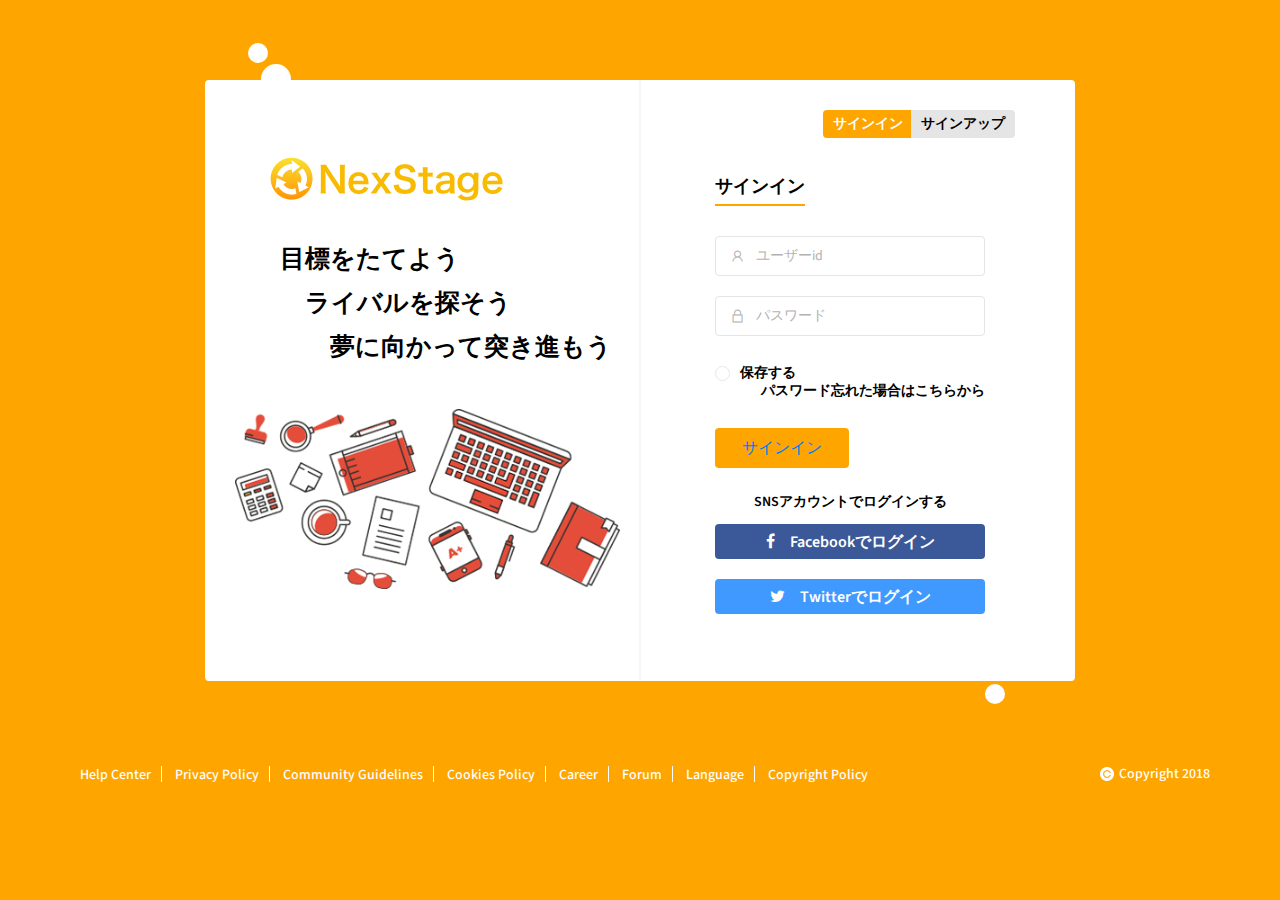
<file: sign-in.html>
<!DOCTYPE html>
<html>
<head>
<meta charset="UTF-8">
<title>NexStage</title>
<meta name="viewport" content="width=device-width, initial-scale=1.0">
<meta name="description" content="" />
<meta name="keywords" content="" />
<link rel="shortcut icon" type="images/favicon.ico" href="images/favicon.ico">
<link rel="stylesheet" type="text/css" href="css/animate.css">
<link rel="stylesheet" type="text/css" href="css/bootstrap.min.css">
<link rel="stylesheet" type="text/css" href="css/line-awesome.css">
<link rel="stylesheet" type="text/css" href="css/line-awesome-font-awesome.min.css">
<link rel="stylesheet" type="text/css" href="css/font-awesome.min.css">
<link rel="stylesheet" type="text/css" href="lib/slick/slick.css">
<link rel="stylesheet" type="text/css" href="lib/slick/slick-theme.css">
<link rel="stylesheet" type="text/css" href="css/style.css">
<link rel="stylesheet" type="text/css" href="css/responsive.css">
</head>


<body class="sign-in">
	

	<div class="wrapper">
		

		<div class="sign-in-page">
			<div class="signin-popup">
				<div class="signin-pop">
					<div class="row">
						<div class="col-lg-6">
							<div class="cmp-info">
								<div class="cm-logo">
									<img src="images/cm-logo.png" alt="">
									<p>目標をたてよう</p><br>
									<p>　ライバルを探そう</p><br>
									<p>　　夢に向かって突き進もう</p>
								</div><!--cm-logo end-->	
								<img src="images/cm-main-img.png" alt="">			
							</div><!--cmp-info end-->
						</div>
						<div class="col-lg-6">
							<div class="login-sec">
								<ul class="sign-control">
									<li data-tab="tab-1" class="current"><a href="#" title="">サインイン</a></li>				
									<li data-tab="tab-2"><a href="#" title="">サインアップ</a></li>				
								</ul>			
								<div class="sign_in_sec current" id="tab-1">
									
									<h3>サインイン</h3>
									<form>
										<div class="row">
											<div class="col-lg-12 no-pdd">
												<div class="sn-field">
													<input type="text" name="username" placeholder="ユーザーid">
													<i class="la la-user"></i>
												</div><!--sn-field end-->
											</div>
											<div class="col-lg-12 no-pdd">
												<div class="sn-field">
													<input type="password" name="password" placeholder="パスワード">
													<i class="la la-lock"></i>
												</div>
											</div>
											<div class="col-lg-12 no-pdd">
												<div class="checky-sec">
													<div class="fgt-sec">
														<input type="checkbox" name="cc" id="c1">
														<label for="c1">
															<span></span>
														</label>
														<small>保存する</small>
													</div><!--fgt-sec end-->
													<a href="#" title="">パスワード忘れた場合はこちらから</a>
												</div>
											</div>
											<div class="col-lg-12 no-pdd">
												<button type="submit" value="submit"><a href="timeline.html">サインイン</a>
												</button>
											</div>
										</div>
									</form>
									<div class="login-resources">
										<h4>SNSアカウントでログインする</h4>
										<ul>
											<li><a href="#" title="" class="fb"><i class="fa fa-facebook"></i>Facebookでログイン</a></li>
											<li><a href="#" title="" class="tw"><i class="fa fa-twitter"></i>Twitterでログイン</a></li>
										</ul>
									</div><!--login-resources end-->
								</div><!--sign_in_sec end-->
								<div class="sign_in_sec" id="tab-2">
									<div class=""><!-- signup-tab -->
									</div><!--signup-tab end-->	
									<div class="dff-tab current" id="tab-3">
										<form>
											<div class="row">
												<div class="col-lg-12 no-pdd">
													<div class="sn-field">
														<input type="text" name="name" placeholder="名前">
														<i class="la la-user"></i>
													</div>	
													<div class="sn-field">
														<input type="text" name="user_id" placeholder="ユーザーid">
														<i class="la la-envelope"></i>
													</div>
													<div class="sn-field">
														<input type="file" name="image" accept="image/*" placeholder="">
														<i class="la la-lock"></i>
													</div>
													<div class="sn-field">
														<input type="text" name="mailadress" placeholder="メールアドレス">
														<i class="la la-envelope"></i>
													</div>
													<div class="sn-field">
														<input type="password" name="password" placeholder="パスワード">
														<i class="la la-lock"></i>
													</div>
													<div class="sn-field">
														<input type="password" name="repeat-password" placeholder="再度、パスワードを入力">
														<i class="la la-lock"></i>
													</div>
												</div>
											</div>
												<div class="col-lg-12 no-pdd">
													<div class="checky-sec st2">
														<div class="fgt-sec">
															<input type="checkbox" name="cc" id="c2">
															<label for="c2">
																<span></span>
															</label>
															<small>利用規約に同意する</small>
														</div><!--fgt-sec end-->
													</div>
												</div>
												<div class="col-lg-12 no-pdd">
													<button type="submit" value="submit">登録</button>
												</div>
										</form>
									</div><!--dff-tab end-->
								</div>
							</div><!--login-sec end-->
						</div>				
					</div>
				</div>		
			</div><!--signin-pop end-->
		</div><!--signin-popup end-->
			<div class="footy-sec">
				<div class="container">
					<ul>
						<li><a href="#" title="">Help Center</a></li>
						<li><a href="#" title="">Privacy Policy</a></li>
						<li><a href="#" title="">Community Guidelines</a></li>
						<li><a href="#" title="">Cookies Policy</a></li>
						<li><a href="#" title="">Career</a></li>
						<li><a href="#" title="">Forum</a></li>
						<li><a href="#" title="">Language</a></li>
						<li><a href="#" title="">Copyright Policy</a></li>
					</ul>
					<p><img src="images/copy-icon.png" alt="">Copyright 2018</p>
				</div>
			</div><!--footy-sec end-->
		</div><!--sign-in-page end-->


	</div><!--theme-layout end-->



<script type="text/javascript" src="js/jquery.min.js"></script>
<script type="text/javascript" src="js/popper.js"></script>
<script type="text/javascript" src="js/bootstrap.min.js"></script>
<script type="text/javascript" src="lib/slick/slick.min.js"></script>
<script type="text/javascript" src="js/script.js"></script>
</body>
</html>
</file>
<file: css/line-awesome.css>
/*!
 *  Line Awesome 1.1.0 by @icons_8 - https://icons8.com/line-awesome
 *  License - https://icons8.com/good-boy-license/ (Font: SIL OFL 1.1, CSS: MIT License)
 *
 * Made with love by Icons8 [ https://icons8.com/ ] using FontCustom [ https://github.com/FontCustom/fontcustom ]
 *
 * Contacts:
 *    [ https://icons8.com/contact ]
 *
 * Follow Icon8 on
 *    Twitter [ https://twitter.com/icons_8 ]
 *    Facebook [ https://www.facebook.com/Icons8 ]
 *    Google+ [ https://plus.google.com/+Icons8 ]
 *    GitHub [ https://github.com/icons8 ]
 */

@font-face {
  font-family: "LineAwesome";
  src: url("../fonts/line-awesome.eot?v=1.1.");
  src: url("../fonts/line-awesome.eot??v=1.1.#iefix") format("embedded-opentype"),
       url("../fonts/line-awesome.woff2?v=1.1.") format("woff2"),
       url("../fonts/line-awesome.woff?v=1.1.") format("woff"),
       url("../fonts/line-awesome.ttf?v=1.1.") format("truetype"),
       url("../fonts/line-awesome.svg?v=1.1.#fa") format("svg");
  font-weight: normal;
  font-style: normal;
}

@media screen and (-webkit-min-device-pixel-ratio:0) {
  @font-face {
    font-family: "LineAwesome";
    src: url("../fonts/line-awesome.svg?v=1.1.#fa") format("svg");
  }
}

/* Thanks to http://fontawesome.io @fontawesome and @davegandy */
.la {
    display: inline-block;
    font: normal normal normal 16px/1 "LineAwesome";
    font-size: inherit;
    text-decoration: inherit;
    text-rendering: optimizeLegibility;
    text-transform: none;
    -moz-osx-font-smoothing: grayscale;
    -webkit-font-smoothing: antialiased;
    font-smoothing: antialiased;
}
/* makes the font 33% larger relative to the icon container */
.la-lg {
    font-size: 1.33333333em;
    line-height: 0.75em;
    vertical-align: -15%;
}
.la-2x {
    font-size: 2em;
}
.la-3x {
    font-size: 3em;
}
.la-4x {
    font-size: 4em;
}
.la-5x {
    font-size: 5em;
}
.la-fw {
    width: 1.28571429em;
    text-align: center;
}
.la-ul {
    padding-left: 0;
    margin-left: 2.14285714em;
    list-style-type: none;
}
.la-ul > li {
    position: relative;
}
.la-li {
    position: absolute;
    left: -2.14285714em;
    width: 2.14285714em;
    top: 0.14285714em;
    text-align: center;
}
.la-li.la-lg {
    left: -1.85714286em;
}
.la-border {
    padding: .2em .25em .15em;
    border: solid 0.08em #eeeeee;
    border-radius: .1em;
}
.pull-right {
    float: right;
}
.pull-left {
    float: left;
}
.li.pull-left {
    margin-right: .3em;
}
.li.pull-right {
    margin-left: .3em;
}
.la-spin {
    -webkit-animation: fa-spin 2s infinite linear;
    animation: fa-spin 2s infinite linear;
}
@-webkit-keyframes fa-spin {
    0% {
        -webkit-transform: rotate(0deg);
        transform: rotate(0deg);
    }
    100% {
        -webkit-transform: rotate(359deg);
        transform: rotate(359deg);
    }
}
@keyframes fa-spin {
    0% {
        -webkit-transform: rotate(0deg);
        transform: rotate(0deg);
    }
    100% {
        -webkit-transform: rotate(359deg);
        transform: rotate(359deg);
    }
}
.la-rotate-90 {
    filter: progid:DXImageTransform.Microsoft.BasicImage(rotation=1);
    -webkit-transform: rotate(90deg);
    -ms-transform: rotate(90deg);
    transform: rotate(90deg);
}
.la-rotate-180 {
    filter: progid:DXImageTransform.Microsoft.BasicImage(rotation=2);
    -webkit-transform: rotate(180deg);
    -ms-transform: rotate(180deg);
    transform: rotate(180deg);
}
.la-rotate-270 {
    filter: progid:DXImageTransform.Microsoft.BasicImage(rotation=3);
    -webkit-transform: rotate(270deg);
    -ms-transform: rotate(270deg);
    transform: rotate(270deg);
}
.la-flip-horizontal {
    filter: progid:DXImageTransform.Microsoft.BasicImage(rotation=0, mirror=1);
    -webkit-transform: scale(-1, 1);
    -ms-transform: scale(-1, 1);
    transform: scale(-1, 1);
}
.la-flip-vertical {
    filter: progid:DXImageTransform.Microsoft.BasicImage(rotation=2, mirror=1);
    -webkit-transform: scale(1, -1);
    -ms-transform: scale(1, -1);
    transform: scale(1, -1);
}
:root .la-rotate-90,
:root .la-rotate-180,
:root .la-rotate-270,
:root .la-flip-horizontal,
:root .la-flip-vertical {
    filter: none;
}
.la-stack {
    position: relative;
    display: inline-block;
    width: 2em;
    height: 2em;
    line-height: 2em;
    vertical-align: middle;
}
.la-stack-1x,
.la-stack-2x {
    position: absolute;
    left: 0;
    width: 100%;
    text-align: center;
}
.la-stack-1x {
    line-height: inherit;
}
.la-stack-2x {
    font-size: 2em;
}
.la-inverse {
    color: #ffffff;
}
/* Thanks to http://fontawesome.io @fontawesome and @davegandy */

.la-500px:before { content: "\f100"; }
.la-adjust:before { content: "\f101"; }
.la-adn:before { content: "\f102"; }
.la-align-center:before { content: "\f103"; }
.la-align-justify:before { content: "\f104"; }
.la-align-left:before { content: "\f105"; }
.la-align-right:before { content: "\f106"; }
.la-amazon:before { content: "\f107"; }
.la-ambulance:before { content: "\f108"; }
.la-anchor:before { content: "\f109"; }
.la-android:before { content: "\f10a"; }
.la-angellist:before { content: "\f10b"; }
.la-angle-double-down:before { content: "\f10c"; }
.la-angle-double-left:before { content: "\f10d"; }
.la-angle-double-right:before { content: "\f10e"; }
.la-angle-double-up:before { content: "\f10f"; }
.la-angle-down:before { content: "\f110"; }
.la-angle-left:before { content: "\f111"; }
.la-angle-right:before { content: "\f112"; }
.la-angle-up:before { content: "\f113"; }
.la-apple:before { content: "\f114"; }
.la-archive:before { content: "\f115"; }
.la-area-chart:before { content: "\f116"; }
.la-arrow-circle-down:before { content: "\f117"; }
.la-arrow-circle-left:before { content: "\f118"; }
.la-arrow-circle-o-down:before { content: "\f119"; }
.la-arrow-circle-o-left:before { content: "\f11a"; }
.la-arrow-circle-o-right:before { content: "\f11b"; }
.la-arrow-circle-o-up:before { content: "\f11c"; }
.la-arrow-circle-right:before { content: "\f11d"; }
.la-arrow-circle-up:before { content: "\f11e"; }
.la-arrow-down:before { content: "\f11f"; }
.la-arrow-left:before { content: "\f120"; }
.la-arrow-right:before { content: "\f121"; }
.la-arrow-up:before { content: "\f122"; }
.la-arrows:before { content: "\f123"; }
.la-arrows-alt:before { content: "\f124"; }
.la-arrows-h:before { content: "\f125"; }
.la-arrows-v:before { content: "\f126"; }
.la-asterisk:before { content: "\f127"; }
.la-at:before { content: "\f128"; }
.la-automobile:before { content: "\f129"; }
.la-backward:before { content: "\f12a"; }
.la-balance-scale:before { content: "\f12b"; }
.la-ban:before { content: "\f12c"; }
.la-bank:before { content: "\f12d"; }
.la-bar-chart:before { content: "\f12e"; }
.la-bar-chart-o:before { content: "\f12f"; }
.la-barcode:before { content: "\f130"; }
.la-bars:before { content: "\f131"; }
.la-battery-0:before { content: "\f132"; }
.la-battery-1:before { content: "\f133"; }
.la-battery-2:before { content: "\f134"; }
.la-battery-3:before { content: "\f135"; }
.la-battery-4:before { content: "\f136"; }
.la-battery-empty:before { content: "\f137"; }
.la-battery-full:before { content: "\f138"; }
.la-battery-half:before { content: "\f139"; }
.la-battery-quarter:before { content: "\f13a"; }
.la-battery-three-quarters:before { content: "\f13b"; }
.la-bed:before { content: "\f13c"; }
.la-beer:before { content: "\f13d"; }
.la-behance:before { content: "\f13e"; }
.la-behance-square:before { content: "\f13f"; }
.la-bell:before { content: "\f140"; }
.la-bell-o:before { content: "\f141"; }
.la-bell-slash:before { content: "\f142"; }
.la-bell-slash-o:before { content: "\f143"; }
.la-bicycle:before { content: "\f144"; }
.la-binoculars:before { content: "\f145"; }
.la-birthday-cake:before { content: "\f146"; }
.la-bitbucket:before { content: "\f147"; }
.la-bitbucket-square:before { content: "\f148"; }
.la-bitcoin:before { content: "\f149"; }
.la-black-tie:before { content: "\f14a"; }
.la-bold:before { content: "\f14b"; }
.la-bolt:before { content: "\f14c"; }
.la-bomb:before { content: "\f14d"; }
.la-book:before { content: "\f14e"; }
.la-bookmark:before { content: "\f14f"; }
.la-bookmark-o:before { content: "\f150"; }
.la-briefcase:before { content: "\f151"; }
.la-btc:before { content: "\f152"; }
.la-bug:before { content: "\f153"; }
.la-building:before { content: "\f154"; }
.la-building-o:before { content: "\f155"; }
.la-bullhorn:before { content: "\f156"; }
.la-bullseye:before { content: "\f157"; }
.la-bus:before { content: "\f158"; }
.la-buysellads:before { content: "\f159"; }
.la-cab:before { content: "\f15a"; }
.la-calculator:before { content: "\f15b"; }
.la-calendar:before { content: "\f15c"; }
.la-calendar-check-o:before { content: "\f15d"; }
.la-calendar-minus-o:before { content: "\f15e"; }
.la-calendar-o:before { content: "\f15f"; }
.la-calendar-plus-o:before { content: "\f160"; }
.la-calendar-times-o:before { content: "\f161"; }
.la-camera:before { content: "\f162"; }
.la-camera-retro:before { content: "\f163"; }
.la-car:before { content: "\f164"; }
.la-caret-down:before { content: "\f165"; }
.la-caret-left:before { content: "\f166"; }
.la-caret-right:before { content: "\f167"; }
.la-caret-square-o-down:before, .la-toggle-down:before { content: "\f168"; }
.la-caret-square-o-left:before, .la-toggle-left:before { content: "\f169"; }
.la-caret-square-o-right:before, .la-toggle-right:before { content: "\f16a"; }
.la-caret-square-o-up:before, .la-toggle-up:before { content: "\f16b"; }
.la-caret-up:before { content: "\f16c"; }
.la-cart-arrow-down:before { content: "\f16d"; }
.la-cart-plus:before { content: "\f16e"; }
.la-cc:before { content: "\f16f"; }
.la-cc-amex:before { content: "\f170"; }
.la-cc-diners-club:before { content: "\f171"; }
.la-cc-discover:before { content: "\f172"; }
.la-cc-jcb:before { content: "\f173"; }
.la-cc-mastercard:before { content: "\f174"; }
.la-cc-paypal:before { content: "\f175"; }
.la-cc-stripe:before { content: "\f176"; }
.la-cc-visa:before { content: "\f177"; }
.la-certificate:before { content: "\f178"; }
.la-chain:before { content: "\f179"; }
.la-chain-broken:before { content: "\f17a"; }
.la-check:before { content: "\f17b"; }
.la-check-circle:before { content: "\f17c"; }
.la-check-circle-o:before { content: "\f17d"; }
.la-check-square:before { content: "\f17e"; }
.la-check-square-o:before { content: "\f17f"; }
.la-chevron-circle-down:before { content: "\f180"; }
.la-chevron-circle-left:before { content: "\f181"; }
.la-chevron-circle-right:before { content: "\f182"; }
.la-chevron-circle-up:before { content: "\f183"; }
.la-chevron-down:before { content: "\f184"; }
.la-chevron-left:before { content: "\f185"; }
.la-chevron-right:before { content: "\f186"; }
.la-chevron-up:before { content: "\f187"; }
.la-child:before { content: "\f188"; }
.la-chrome:before { content: "\f189"; }
.la-circle:before { content: "\f18a"; }
.la-circle-o:before { content: "\f18b"; }
.la-circle-o-notch:before { content: "\f18c"; }
.la-circle-thin:before { content: "\f18d"; }
.la-clipboard:before { content: "\f18e"; }
.la-clock-o:before { content: "\f18f"; }
.la-clone:before { content: "\f190"; }
.la-close:before { content: "\f191"; }
.la-cloud:before { content: "\f192"; }
.la-cloud-download:before { content: "\f193"; }
.la-cloud-upload:before { content: "\f194"; }
.la-cny:before { content: "\f195"; }
.la-code:before { content: "\f196"; }
.la-code-fork:before { content: "\f197"; }
.la-codepen:before { content: "\f198"; }
.la-coffee:before { content: "\f199"; }
.la-cog:before { content: "\f19a"; }
.la-cogs:before { content: "\f19b"; }
.la-columns:before { content: "\f19c"; }
.la-comment:before { content: "\f19d"; }
.la-comment-o:before { content: "\f19e"; }
.la-commenting:before { content: "\f19f"; }
.la-commenting-o:before { content: "\f1a0"; }
.la-comments:before { content: "\f1a1"; }
.la-comments-o:before { content: "\f1a2"; }
.la-compass:before { content: "\f1a3"; }
.la-compress:before { content: "\f1a4"; }
.la-connectdevelop:before { content: "\f1a5"; }
.la-contao:before { content: "\f1a6"; }
.la-copy:before { content: "\f1a7"; }
.la-copyright:before { content: "\f1a8"; }
.la-creative-commons:before { content: "\f1a9"; }
.la-credit-card:before { content: "\f1aa"; }
.la-crop:before { content: "\f1ab"; }
.la-crosshairs:before { content: "\f1ac"; }
.la-css3:before { content: "\f1ad"; }
.la-cube:before { content: "\f1ae"; }
.la-cubes:before { content: "\f1af"; }
.la-cut:before { content: "\f1b0"; }
.la-cutlery:before { content: "\f1b1"; }
.la-dashboard:before { content: "\f1b2"; }
.la-dashcube:before { content: "\f1b3"; }
.la-database:before { content: "\f1b4"; }
.la-dedent:before { content: "\f1b5"; }
.la-delicious:before { content: "\f1b6"; }
.la-desktop:before { content: "\f1b7"; }
.la-deviantart:before { content: "\f1b8"; }
.la-diamond:before { content: "\f1b9"; }
.la-digg:before { content: "\f1ba"; }
.la-dollar:before { content: "\f1bb"; }
.la-dot-circle-o:before { content: "\f1bc"; }
.la-download:before { content: "\f1bd"; }
.la-dribbble:before { content: "\f1be"; }
.la-dropbox:before { content: "\f1bf"; }
.la-drupal:before { content: "\f1c0"; }
.la-edit:before { content: "\f1c1"; }
.la-eject:before { content: "\f1c2"; }
.la-ellipsis-h:before { content: "\f1c3"; }
.la-ellipsis-v:before { content: "\f1c4"; }
.la-empire:before, .la-ge:before { content: "\f1c5"; }
.la-envelope:before { content: "\f1c6"; }
.la-envelope-o:before { content: "\f1c7"; }
.la-envelope-square:before { content: "\f1c8"; }
.la-eraser:before { content: "\f1c9"; }
.la-eur:before { content: "\f1ca"; }
.la-euro:before { content: "\f1cb"; }
.la-exchange:before { content: "\f1cc"; }
.la-exclamation:before { content: "\f1cd"; }
.la-exclamation-circle:before { content: "\f1ce"; }
.la-exclamation-triangle:before { content: "\f1cf"; }
.la-expand:before { content: "\f1d0"; }
.la-expeditedssl:before { content: "\f1d1"; }
.la-external-link:before { content: "\f1d2"; }
.la-external-link-square:before { content: "\f1d3"; }
.la-eye:before { content: "\f1d4"; }
.la-eye-slash:before { content: "\f1d5"; }
.la-eyedropper:before { content: "\f1d6"; }
.la-facebook:before, .la-facebook-f:before { content: "\f1d7"; }
.la-facebook-official:before { content: "\f1d8"; }
.la-facebook-square:before { content: "\f1d9"; }
.la-fast-backward:before { content: "\f1da"; }
.la-fast-forward:before { content: "\f1db"; }
.la-fax:before { content: "\f1dc"; }
.la-female:before { content: "\f1dd"; }
.la-fighter-jet:before { content: "\f1de"; }
.la-file:before { content: "\f1df"; }
.la-file-archive-o:before { content: "\f1e0"; }
.la-file-audio-o:before { content: "\f1e1"; }
.la-file-code-o:before { content: "\f1e2"; }
.la-file-excel-o:before { content: "\f1e3"; }
.la-file-image-o:before { content: "\f1e4"; }
.la-file-movie-o:before { content: "\f1e5"; }
.la-file-o:before { content: "\f1e6"; }
.la-file-pdf-o:before { content: "\f1e7"; }
.la-file-photo-o:before { content: "\f1e8"; }
.la-file-picture-o:before { content: "\f1e9"; }
.la-file-powerpoint-o:before { content: "\f1ea"; }
.la-file-sound-o:before { content: "\f1eb"; }
.la-file-text:before { content: "\f1ec"; }
.la-file-text-o:before { content: "\f1ed"; }
.la-file-video-o:before { content: "\f1ee"; }
.la-file-word-o:before { content: "\f1ef"; }
.la-file-zip-o:before { content: "\f1f0"; }
.la-files-o:before { content: "\f1f1"; }
.la-film:before { content: "\f1f2"; }
.la-filter:before { content: "\f1f3"; }
.la-fire:before { content: "\f1f4"; }
.la-fire-extinguisher:before { content: "\f1f5"; }
.la-firefox:before { content: "\f1f6"; }
.la-flag:before { content: "\f1f7"; }
.la-flag-checkered:before { content: "\f1f8"; }
.la-flag-o:before { content: "\f1f9"; }
.la-flash:before { content: "\f1fa"; }
.la-flask:before { content: "\f1fb"; }
.la-flickr:before { content: "\f1fc"; }
.la-floppy-o:before { content: "\f1fd"; }
.la-folder:before { content: "\f1fe"; }
.la-folder-o:before { content: "\f1ff"; }
.la-folder-open:before { content: "\f200"; }
.la-folder-open-o:before { content: "\f201"; }
.la-font:before { content: "\f202"; }
.la-fonticons:before { content: "\f203"; }
.la-forumbee:before { content: "\f204"; }
.la-forward:before { content: "\f205"; }
.la-foursquare:before { content: "\f206"; }
.la-frown-o:before { content: "\f207"; }
.la-futbol-o:before, .la-soccer-ball-o:before { content: "\f208"; }
.la-gamepad:before { content: "\f209"; }
.la-gavel:before { content: "\f20a"; }
.la-gbp:before { content: "\f20b"; }
.la-gear:before { content: "\f20c"; }
.la-gears:before { content: "\f20d"; }
.la-genderless:before { content: "\f20e"; }
.la-get-pocket:before { content: "\f20f"; }
.la-gg:before { content: "\f210"; }
.la-gg-circle:before { content: "\f211"; }
.la-gift:before { content: "\f212"; }
.la-git:before { content: "\f213"; }
.la-git-square:before { content: "\f214"; }
.la-github:before { content: "\f215"; }
.la-github-alt:before { content: "\f216"; }
.la-github-square:before { content: "\f217"; }
.la-glass:before { content: "\f218"; }
.la-globe:before { content: "\f219"; }
.la-google:before { content: "\f21a"; }
.la-google-plus:before { content: "\f21b"; }
.la-google-plus-square:before { content: "\f21c"; }
.la-google-wallet:before { content: "\f21d"; }
.la-graduation-cap:before { content: "\f21e"; }
.la-gratipay:before, .la-gittip:before { content: "\f21f"; }
.la-group:before { content: "\f220"; }
.la-h-square:before { content: "\f221"; }
.la-hacker-news:before { content: "\f222"; }
.la-hand-grab-o:before { content: "\f223"; }
.la-hand-lizard-o:before { content: "\f224"; }
.la-hand-o-down:before { content: "\f225"; }
.la-hand-o-left:before { content: "\f226"; }
.la-hand-o-right:before { content: "\f227"; }
.la-hand-o-up:before { content: "\f228"; }
.la-hand-paper-o:before { content: "\f229"; }
.la-hand-peace-o:before { content: "\f22a"; }
.la-hand-pointer-o:before { content: "\f22b"; }
.la-hand-rock-o:before { content: "\f22c"; }
.la-hand-scissors-o:before { content: "\f22d"; }
.la-hand-spock-o:before { content: "\f22e"; }
.la-hand-stop-o:before { content: "\f22f"; }
.la-hdd-o:before { content: "\f230"; }
.la-header:before { content: "\f231"; }
.la-headphones:before { content: "\f232"; }
.la-heart:before { content: "\f233"; }
.la-heart-o:before { content: "\f234"; }
.la-heartbeat:before { content: "\f235"; }
.la-history:before { content: "\f236"; }
.la-home:before { content: "\f237"; }
.la-hospital-o:before { content: "\f238"; }
.la-hotel:before { content: "\f239"; }
.la-hourglass:before { content: "\f23a"; }
.la-hourglass-1:before { content: "\f23b"; }
.la-hourglass-2:before { content: "\f23c"; }
.la-hourglass-3:before { content: "\f23d"; }
.la-hourglass-end:before { content: "\f23e"; }
.la-hourglass-half:before { content: "\f23f"; }
.la-hourglass-o:before { content: "\f240"; }
.la-hourglass-start:before { content: "\f241"; }
.la-houzz:before { content: "\f242"; }
.la-html5:before { content: "\f243"; }
.la-i-cursor:before { content: "\f244"; }
.la-ils:before { content: "\f245"; }
.la-image:before { content: "\f246"; }
.la-inbox:before { content: "\f247"; }
.la-indent:before { content: "\f248"; }
.la-industry:before { content: "\f249"; }
.la-info:before { content: "\f24a"; }
.la-info-circle:before { content: "\f24b"; }
.la-inr:before { content: "\f24c"; }
.la-instagram:before { content: "\f24d"; }
.la-institution:before { content: "\f24e"; }
.la-internet-explorer:before { content: "\f24f"; }
.la-ioxhost:before { content: "\f250"; }
.la-italic:before { content: "\f251"; }
.la-joomla:before { content: "\f252"; }
.la-jpy:before { content: "\f253"; }
.la-jsfiddle:before { content: "\f254"; }
.la-key:before { content: "\f255"; }
.la-keyboard-o:before { content: "\f256"; }
.la-krw:before { content: "\f257"; }
.la-language:before { content: "\f258"; }
.la-laptop:before { content: "\f259"; }
.la-lastfm:before { content: "\f25a"; }
.la-lastfm-square:before { content: "\f25b"; }
.la-leaf:before { content: "\f25c"; }
.la-leanpub:before { content: "\f25d"; }
.la-legal:before { content: "\f25e"; }
.la-lemon-o:before { content: "\f25f"; }
.la-level-down:before { content: "\f260"; }
.la-level-up:before { content: "\f261"; }
.la-life-bouy:before { content: "\f262"; }
.la-life-buoy:before { content: "\f263"; }
.la-life-ring:before, .la-support:before { content: "\f264"; }
.la-life-saver:before { content: "\f265"; }
.la-lightbulb-o:before { content: "\f266"; }
.la-line-chart:before { content: "\f267"; }
.la-link:before { content: "\f268"; }
.la-linkedin:before { content: "\f269"; }
.la-linkedin-square:before { content: "\f26a"; }
.la-linux:before { content: "\f26b"; }
.la-list:before { content: "\f26c"; }
.la-list-alt:before { content: "\f26d"; }
.la-list-ol:before { content: "\f26e"; }
.la-list-ul:before { content: "\f26f"; }
.la-location-arrow:before { content: "\f270"; }
.la-lock:before { content: "\f271"; }
.la-long-arrow-down:before { content: "\f272"; }
.la-long-arrow-left:before { content: "\f273"; }
.la-long-arrow-right:before { content: "\f274"; }
.la-long-arrow-up:before { content: "\f275"; }
.la-magic:before { content: "\f276"; }
.la-magnet:before { content: "\f277"; }
.la-mail-forward:before { content: "\f278"; }
.la-mail-reply:before { content: "\f279"; }
.la-mail-reply-all:before { content: "\f27a"; }
.la-male:before { content: "\f27b"; }
.la-map:before { content: "\f27c"; }
.la-map-marker:before { content: "\f27d"; }
.la-map-o:before { content: "\f27e"; }
.la-map-pin:before { content: "\f27f"; }
.la-map-signs:before { content: "\f280"; }
.la-mars:before { content: "\f281"; }
.la-mars-double:before { content: "\f282"; }
.la-mars-stroke:before { content: "\f283"; }
.la-mars-stroke-h:before { content: "\f284"; }
.la-mars-stroke-v:before { content: "\f285"; }
.la-maxcdn:before { content: "\f286"; }
.la-meanpath:before { content: "\f287"; }
.la-medium:before { content: "\f288"; }
.la-medkit:before { content: "\f289"; }
.la-meh-o:before { content: "\f28a"; }
.la-mercury:before { content: "\f28b"; }
.la-microphone:before { content: "\f28c"; }
.la-microphone-slash:before { content: "\f28d"; }
.la-minus:before { content: "\f28e"; }
.la-minus-circle:before { content: "\f28f"; }
.la-minus-square:before { content: "\f290"; }
.la-minus-square-o:before { content: "\f291"; }
.la-mobile:before { content: "\f292"; }
.la-mobile-phone:before { content: "\f293"; }
.la-money:before { content: "\f294"; }
.la-moon-o:before { content: "\f295"; }
.la-mortar-board:before { content: "\f296"; }
.la-motorcycle:before { content: "\f297"; }
.la-mouse-pointer:before { content: "\f298"; }
.la-music:before { content: "\f299"; }
.la-navicon:before { content: "\f29a"; }
.la-neuter:before { content: "\f29b"; }
.la-newspaper-o:before { content: "\f29c"; }
.la-object-group:before { content: "\f29d"; }
.la-object-ungroup:before { content: "\f29e"; }
.la-odnoklassniki:before { content: "\f29f"; }
.la-odnoklassniki-square:before { content: "\f2a0"; }
.la-opencart:before { content: "\f2a1"; }
.la-openid:before { content: "\f2a2"; }
.la-opera:before { content: "\f2a3"; }
.la-optin-monster:before { content: "\f2a4"; }
.la-outdent:before { content: "\f2a5"; }
.la-pagelines:before { content: "\f2a6"; }
.la-paint-brush:before { content: "\f2a7"; }
.la-paper-plane:before, .la-send:before { content: "\f2a8"; }
.la-paper-plane-o:before, .la-send-o:before { content: "\f2a9"; }
.la-paperclip:before { content: "\f2aa"; }
.la-paragraph:before { content: "\f2ab"; }
.la-paste:before { content: "\f2ac"; }
.la-pause:before { content: "\f2ad"; }
.la-paw:before { content: "\f2ae"; }
.la-paypal:before { content: "\f2af"; }
.la-pencil:before { content: "\f2b0"; }
.la-pencil-square:before { content: "\f2b1"; }
.la-pencil-square-o:before { content: "\f2b2"; }
.la-phone:before { content: "\f2b3"; }
.la-phone-square:before { content: "\f2b4"; }
.la-photo:before { content: "\f2b5"; }
.la-picture-o:before { content: "\f2b6"; }
.la-pie-chart:before { content: "\f2b7"; }
.la-pied-piper:before { content: "\f2b8"; }
.la-pied-piper-alt:before { content: "\f2b9"; }
.la-pinterest:before { content: "\f2ba"; }
.la-pinterest-p:before { content: "\f2bb"; }
.la-pinterest-square:before { content: "\f2bc"; }
.la-plane:before { content: "\f2bd"; }
.la-play:before { content: "\f2be"; }
.la-play-circle:before { content: "\f2bf"; }
.la-play-circle-o:before { content: "\f2c0"; }
.la-plug:before { content: "\f2c1"; }
.la-plus:before { content: "\f2c2"; }
.la-plus-circle:before { content: "\f2c3"; }
.la-plus-square:before { content: "\f2c4"; }
.la-plus-square-o:before { content: "\f2c5"; }
.la-power-off:before { content: "\f2c6"; }
.la-print:before { content: "\f2c7"; }
.la-puzzle-piece:before { content: "\f2c8"; }
.la-qq:before { content: "\f2c9"; }
.la-qrcode:before { content: "\f2ca"; }
.la-question:before { content: "\f2cb"; }
.la-question-circle:before { content: "\f2cc"; }
.la-quote-left:before { content: "\f2cd"; }
.la-quote-right:before { content: "\f2ce"; }
.la-ra:before { content: "\f2cf"; }
.la-random:before { content: "\f2d0"; }
.la-rebel:before { content: "\f2d1"; }
.la-recycle:before { content: "\f2d2"; }
.la-reddit:before { content: "\f2d3"; }
.la-reddit-square:before { content: "\f2d4"; }
.la-refresh:before { content: "\f2d5"; }
.la-registered:before { content: "\f2d6"; }
.la-renren:before { content: "\f2d7"; }
.la-reorder:before { content: "\f2d8"; }
.la-repeat:before { content: "\f2d9"; }
.la-reply:before { content: "\f2da"; }
.la-reply-all:before { content: "\f2db"; }
.la-retweet:before { content: "\f2dc"; }
.la-rmb:before { content: "\f2dd"; }
.la-road:before { content: "\f2de"; }
.la-rocket:before { content: "\f2df"; }
.la-rotate-left:before { content: "\f2e0"; }
.la-rotate-right:before { content: "\f2e1"; }
.la-rouble:before { content: "\f2e2"; }
.la-rss:before, .la-feed:before { content: "\f2e3"; }
.la-rss-square:before { content: "\f2e4"; }
.la-rub:before { content: "\f2e5"; }
.la-ruble:before { content: "\f2e6"; }
.la-rupee:before { content: "\f2e7"; }
.la-safari:before { content: "\f2e8"; }
.la-save:before { content: "\f2e9"; }
.la-scissors:before { content: "\f2ea"; }
.la-search:before { content: "\f2eb"; }
.la-search-minus:before { content: "\f2ec"; }
.la-search-plus:before { content: "\f2ed"; }
.la-sellsy:before { content: "\f2ee"; }
.la-server:before { content: "\f2ef"; }
.la-share:before { content: "\f2f0"; }
.la-share-alt:before { content: "\f2f1"; }
.la-share-alt-square:before { content: "\f2f2"; }
.la-share-square:before { content: "\f2f3"; }
.la-share-square-o:before { content: "\f2f4"; }
.la-shekel:before { content: "\f2f5"; }
.la-sheqel:before { content: "\f2f6"; }
.la-shield:before { content: "\f2f7"; }
.la-ship:before { content: "\f2f8"; }
.la-shirtsinbulk:before { content: "\f2f9"; }
.la-shopping-cart:before { content: "\f2fa"; }
.la-sign-in:before { content: "\f2fb"; }
.la-sign-out:before { content: "\f2fc"; }
.la-signal:before { content: "\f2fd"; }
.la-simplybuilt:before { content: "\f2fe"; }
.la-sitemap:before { content: "\f2ff"; }
.la-skyatlas:before { content: "\f300"; }
.la-skype:before { content: "\f301"; }
.la-slack:before { content: "\f302"; }
.la-sliders:before { content: "\f303"; }
.la-slideshare:before { content: "\f304"; }
.la-smile-o:before { content: "\f305"; }
.la-sort:before, .la-unsorted:before { content: "\f306"; }
.la-sort-alpha-asc:before { content: "\f307"; }
.la-sort-alpha-desc:before { content: "\f308"; }
.la-sort-amount-asc:before { content: "\f309"; }
.la-sort-amount-desc:before { content: "\f30a"; }
.la-sort-asc:before, .la-sort-up:before { content: "\f30b"; }
.la-sort-desc:before, .la-sort-down:before { content: "\f30c"; }
.la-sort-numeric-asc:before { content: "\f30d"; }
.la-sort-numeric-desc:before { content: "\f30e"; }
.la-soundcloud:before { content: "\f30f"; }
.la-space-shuttle:before { content: "\f310"; }
.la-spinner:before { content: "\f311"; }
.la-spoon:before { content: "\f312"; }
.la-spotify:before { content: "\f313"; }
.la-square:before { content: "\f314"; }
.la-square-o:before { content: "\f315"; }
.la-stack-exchange:before { content: "\f316"; }
.la-stack-overflow:before { content: "\f317"; }
.la-star:before { content: "\f318"; }
.la-star-half:before { content: "\f319"; }
.la-star-half-o:before, .la-star-half-full:before, .la-star-half-empty:before { content: "\f31a"; }
.la-star-o:before { content: "\f31b"; }
.la-steam:before { content: "\f31c"; }
.la-steam-square:before { content: "\f31d"; }
.la-step-backward:before { content: "\f31e"; }
.la-step-forward:before { content: "\f31f"; }
.la-stethoscope:before { content: "\f320"; }
.la-sticky-note:before { content: "\f321"; }
.la-sticky-note-o:before { content: "\f322"; }
.la-stop:before { content: "\f323"; }
.la-street-view:before { content: "\f324"; }
.la-strikethrough:before { content: "\f325"; }
.la-stumbleupon:before { content: "\f326"; }
.la-stumbleupon-circle:before { content: "\f327"; }
.la-subscript:before { content: "\f328"; }
.la-subway:before { content: "\f329"; }
.la-suitcase:before { content: "\f32a"; }
.la-sun-o:before { content: "\f32b"; }
.la-superscript:before { content: "\f32c"; }
.la-table:before { content: "\f32d"; }
.la-tablet:before { content: "\f32e"; }
.la-tachometer:before { content: "\f32f"; }
.la-tag:before { content: "\f330"; }
.la-tags:before { content: "\f331"; }
.la-tasks:before { content: "\f332"; }
.la-taxi:before { content: "\f333"; }
.la-television:before, .la-tv:before { content: "\f334"; }
.la-tencent-weibo:before { content: "\f335"; }
.la-terminal:before { content: "\f336"; }
.la-text-height:before { content: "\f337"; }
.la-text-width:before { content: "\f338"; }
.la-th:before { content: "\f339"; }
.la-th-large:before { content: "\f33a"; }
.la-th-list:before { content: "\f33b"; }
.la-thumb-tack:before { content: "\f33c"; }
.la-thumbs-down:before { content: "\f33d"; }
.la-thumbs-o-down:before { content: "\f33e"; }
.la-thumbs-o-up:before { content: "\f33f"; }
.la-thumbs-up:before { content: "\f340"; }
.la-ticket:before { content: "\f341"; }
.la-times:before, .la-remove:before { content: "\f342"; }
.la-times-circle:before { content: "\f343"; }
.la-times-circle-o:before { content: "\f344"; }
.la-tint:before { content: "\f345"; }
.la-toggle-off:before { content: "\f346"; }
.la-toggle-on:before { content: "\f347"; }
.la-trademark:before { content: "\f348"; }
.la-train:before { content: "\f349"; }
.la-transgender:before, .la-intersex:before { content: "\f34a"; }
.la-transgender-alt:before { content: "\f34b"; }
.la-trash:before { content: "\f34c"; }
.la-trash-o:before { content: "\f34d"; }
.la-tree:before { content: "\f34e"; }
.la-trello:before { content: "\f34f"; }
.la-tripadvisor:before { content: "\f350"; }
.la-trophy:before { content: "\f351"; }
.la-truck:before { content: "\f352"; }
.la-try:before { content: "\f353"; }
.la-tty:before { content: "\f354"; }
.la-tumblr:before { content: "\f355"; }
.la-tumblr-square:before { content: "\f356"; }
.la-turkish-lira:before { content: "\f357"; }
.la-twitch:before { content: "\f358"; }
.la-twitter:before { content: "\f359"; }
.la-twitter-square:before { content: "\f35a"; }
.la-umbrella:before { content: "\f35b"; }
.la-underline:before { content: "\f35c"; }
.la-undo:before { content: "\f35d"; }
.la-university:before { content: "\f35e"; }
.la-unlink:before { content: "\f35f"; }
.la-unlock:before { content: "\f360"; }
.la-unlock-alt:before { content: "\f361"; }
.la-upload:before { content: "\f362"; }
.la-usd:before { content: "\f363"; }
.la-user:before { content: "\f364"; }
.la-user-md:before { content: "\f365"; }
.la-user-plus:before { content: "\f366"; }
.la-user-secret:before { content: "\f367"; }
.la-user-times:before { content: "\f368"; }
.la-users:before { content: "\f369"; }
.la-venus:before { content: "\f36a"; }
.la-venus-double:before { content: "\f36b"; }
.la-venus-mars:before { content: "\f36c"; }
.la-viacoin:before { content: "\f36d"; }
.la-video-camera:before { content: "\f36e"; }
.la-vimeo:before { content: "\f36f"; }
.la-vimeo-square:before { content: "\f370"; }
.la-vine:before { content: "\f371"; }
.la-vk:before { content: "\f372"; }
.la-volume-down:before { content: "\f373"; }
.la-volume-off:before { content: "\f374"; }
.la-volume-up:before { content: "\f375"; }
.la-warning:before { content: "\f376"; }
.la-wechat:before { content: "\f377"; }
.la-weibo:before { content: "\f378"; }
.la-weixin:before { content: "\f379"; }
.la-whatsapp:before { content: "\f37a"; }
.la-wheelchair:before { content: "\f37b"; }
.la-wifi:before { content: "\f37c"; }
.la-wikipedia-w:before { content: "\f37d"; }
.la-windows:before { content: "\f37e"; }
.la-won:before { content: "\f37f"; }
.la-wordpress:before { content: "\f380"; }
.la-wrench:before { content: "\f381"; }
.la-xing:before { content: "\f382"; }
.la-xing-square:before { content: "\f383"; }
.la-y-combinator:before { content: "\f384"; }
.la-y-combinator-square:before { content: "\f385"; }
.la-yahoo:before { content: "\f386"; }
.la-yc:before { content: "\f387"; }
.la-yc-square:before { content: "\f388"; }
.la-yelp:before { content: "\f389"; }
.la-yen:before { content: "\f38a"; }
.la-youtube:before { content: "\f38b"; }
.la-youtube-play:before { content: "\f38c"; }
.la-youtube-square:before { content: "\f38d"; }
</file>
<file: css/responsive.css>
@media (max-width: 1200px) {
	header nav {position: fixed;top: 0;left: 0;width: 150px;height: 100%;background-color: orange;padding: 25px 20px;opacity: 0;visibility: hidden;z-index: 0}
	header nav.active {opacity: 1;visibility: visible;z-index: 9999;}
	header nav ul li {float: left;width: 100%;text-align: left;padding: 0 0 0 0;margin-bottom: 20px;}
	.menu-btn {display: block;}
	header nav ul li span {display: inline-block;margin-right: 10px;}
	.widget-about h3 {font-size: 16px;}
	.widget-about span {font-size: 13px;}
	.suggestion-usd {padding: 15px 5px;}
	.cp-sec p {margin-top: 10px;float: none;}
	.comment_box input {width: 281px;}
	.job-details {width: 112px;}
	.job-details h3 {line-height: 18px;}
	.sd-title h3 {font-size: 15px;}
	.cp-sec > img {text-align: center;float: none;}
	.cp-sec {text-align: center;}
	.flw-status li {margin-right: 10px;}
	.flw-status li span {font-size: 16px;}
	.social_links li a {font-size: 10px;}
	.footy-sec ul {width: 100%;text-align: center;}
	.fl-rgt {float: none;margin-top: 0;padding-bottom: 20px;width: auto;padding-right: 0;}
	.footy-sec.mn p {margin-top: 0;padding-bottom: 20px;}
	.footy-sec.mn ul {padding: 30px 0 25px 0;}
	.hr-rate {margin-top: 10px;}
	.filter-secs {margin-bottom: 40px;}
	.tab-feed ul li {margin-bottom: 30px;}
	.star-descp > a {float: left;width: 100%;margin-left: 0;margin-top: 10px;}
	.tab-feed {margin-bottom: 30px;}
	.footy-sec p {width: 100%;text-align: center;margin-top: 15px;}
	.footy-sec p img {float: none;top: 2px;}
	.footy-sec {text-align: center;}
	.search-bar.st2 {display: none;}
	.usr_quest {width: 85%;}
	.full-pagi {display: block !important;}
	.post_comment_sec {width: 85%;}
	.acc-leftbar .nav-tabs > a i {width: 30px;}
	.acc-leftbar .nav-tabs > a {font-size: 14px;}
	.notification-box {left: 100%;top: 0;}
	nav ul ul {left: 50%;top: 0;border: 1px solid #e4e4e4;padding-left: 20px;padding-right: 20px;}
	.sgt-text span {font-size: 12px;}
}


@media (max-width: 991px) {
	.sgt-text span {font-size: 14px;}
	main {padding: 20px 0 60px 0;}
	.user-specs span {font-size: 13px;}
	.comment_box input {width: 275px;}
	.job-details {width: auto;}
	.hr-rate {margin-top: 15px;}
	.suggestion-usd {padding: 15px 20px;}
	.right-sidebar {margin-top: 50px;}
	.companies-info {padding: 30px 0 60px 0;}
	.pf-gallery ul li {width: auto;}
	.social_links li a {font-size: 13px;}
	.footy-sec.mn ul li {margin-bottom: 10px;}
	.user-pro-img > a {left: 56%;}
	.no-pd {padding: 0;}
	.footy-sec ul li {margin-bottom: 10px;}
	.cm-logo {padding-left: 0;}
	.signin-pop::before {display: none;}
	.cmp-info > img {display: none;}
	.cm-logo {margin-bottom: 0px;}
	.sign-control {text-align: left;}
	.sign_in_sec {padding: 0 20px;}
	.sign-control {padding-left: 20px;padding-right: 0;margin-bottom: 30px;}
	.login-resources ul li {float: none;width: auto;display: inline-block;margin-right: 10px;}
	.login-resources ul li a {padding: 13px 15px;}
	.signin-popup {width: 100%;padding: 0 20px;}
	.cmp-info {padding: 40px 20px 0 20px;}
	.signup-tab {margin-top: 0;}
	.full-pagi {margin-bottom: 20px;}
	.widget-adver img {width: auto;}
	.widget-adver {text-align: center;}
	.widget-adver img {float: none;}
	.next-prev {margin-bottom: 20px;}
	.msgs-list {margin-bottom: 30px;}
	.acc-leftbar .nav-tabs > a i {width: 40px;}
	.acc-leftbar .nav-tabs > a {font-size: 16px;}
	.acc-leftbar {margin-bottom: 30px;}
	.profile-account-setting {margin-bottom: 50px;}
	.profile-bx-info {margin-bottom: 25px;}
	.profile-bx-details {margin-bottom: -25px;}
}


@media (max-width: 768px) {
	.login_register {display: none;}
	.forum-bar ul {float: right;}
	.comment_box input {width: 84%;}
	.comment_box {width: 88%;}
	.no-pd {padding: 0;}
	.sign-in-page {padding: 60px 0;}
	.overview-box {width: 100%;}
	.close-box {top: -23px;right: 2px;}
	.forum-links ul li {margin-right: 20px;}
	.forum-links ul li a {font-size: 13px;}
	.forum-links-btn {display: block;}
	.forum-links {position: fixed;top: 0;left: 0;width: 240px;background-color: orange;height: 100%;padding: 0 20px;opacity: 0;visibility: hidden;}
	.forum-links ul li {float: left;width: 100%;padding: 0;margin-bottom: 20px;}
	.forum-links ul li a {color: #fff;font-size: 16px;}
	.forum-questions .usr_quest {width: 100%;padding: 0;}
	.forum-questions .usr_img {margin-bottom: 15px;}
	.page-link {padding: 10px;}
	.pvr {padding: 10px;}
	.forum-post-view .usr_quest {width: 100%;padding: 0;margin-top: 20px;}
	.mf-field input {width: 100%;margin-bottom: 20px;}
	.mf-field button {margin-left: 0;margin-bottom: 10px;}
	.message-inner-dt > img {margin-bottom: 10px;}
}


@media (max-width: 576px) {
	.signin-pop {margin-bottom: 40px;}
	.login-resources ul li {margin-bottom: 7px;}
	.logo {width: 100%;text-align: center;}
	.logo img {float: none;}
	.search-bar {width: 100%;}
	.user-account {float: left;}
	.cm_img {width: 100%;text-align: center;margin-bottom: 10px;}
	.cm_img img {float: none;}
	.comment_box {width: 100%;}
	.comment_box input {width: 100%;margin-bottom: 10px;}
	.comment_box form button {float: none;}
	.post-comment {text-align: center;}
	.comment_box form button {padding: 0 15px;}
	.job-details {width: 80%;}
	.cover-sec {height: 200px;}
	.cover-sec img {height: 100%;object-fit: cover;}
	.star-descp > ul {width: 100%;margin-top: 10px;}
	.like-com li {margin-right: 5px;}
	.bk-links {width: 100%;margin-top: 15px;}
	main {padding: 20px 0 40px 0}
	.bk-links {margin-bottom: 10px;}
	.star-descp {margin-bottom: 25px;}
	.like-com li {float: left;width: 100%;margin-bottom: 15px;}
	.job-status-bar > a {float: left;width: 100%;margin-top: -5px;}
	.lt-sec h4 {font-size: 14px;}
	.cc-head ul {float: left;width: 100%;margin-top: 10px;}
	.add-billing-method span {width: 85%;line-height: 18px;}
	.add-billing-method h4 img {margin-top: 10px;}
	.star-descp span {font-size: 14px;}
	.footy-sec {margin-top: 30px;}
	.post-popup {width: 100%;overflow: scroll;}
	.price-br {float: left;width: 100% !important;}
	.price-sec span {padding: 0;margin-bottom: 20px;}
	.post-project > a {top: 21px;right: 20px;}
	.forum-bar h2 {float: left;width: 100%;text-align: center;}
	.forum-bar {margin-top: 0;width: 100%;}
	.forum-bar ul {width: 100%;text-align: center;margin-top: 30px;padding-bottom: 20px;}
	.forum-bar ul li {float: left;width: 100%;text-align: center;margin-bottom: 25px;}
	.usr_quest > h3 {line-height: 22px;}
	.quest-posted-time {position: static;float: left;width: 100%;margin-top: 20px;}
	.react-links li {float: left;width: 100%;margin-bottom: 15px;}
	.react-links li:last-child {margin-bottom: 0;}
	.pagination {display: block;}
	.pagination li {margin-bottom: 15px;}
	.post_comment_sec {width: 100%;margin-top: 20px;}
	.widget-adver img {width: 100%;}
	.message-inner-dt > p {width: 80%;}
	.mf-field button {width: auto;padding: 0 20px;}
	.save-stngs ul li {float: left;width: 100%;margin-bottom: 15px;}
	.save-stngs ul li:last-child {margin-bottom: 0;}
	.notification-info {width: 100%;padding: 0;margin-top: 15px;}
	.notification-info h3 {line-height: 18px;}
	.conversation-box {width: 100%;right: 0;}
	.user-account-settingss {right: auto;left: 0;}
	.login-resources {text-align: left;}
	.forum-bar ul li:last-child {margin-bottom: 0;}
	.conversation-box {left: -20px;width: 280px;}
}

@media (max-width: 410px) {
	.post-st ul li a {font-size: 12px;padding: 0 6px;}
	.like-com li a {font-size: 12px;}
	.job_descp h3 {font-size: 16px;}
	.pf-gallery ul li {padding: 3px;}
	.checky-sec > a {float: left;width: 100%;margin-top: 10px;padding-left: 20px;}
	.checky-sec.st2 small {width: 85%;}
	.quest-tags li {float: left;width: 100%;margin-bottom: 15px;}
	.quest-tags li:last-child {margin-bottom: 0;}
	.message-inner-dt > p {padding: 10px;}
	.request-info {width: 100%;padding: 0;margin: 15px 0;}
	.accept-feat {width: 100%;}
	.requests-list {padding-bottom: 50px;}
}
</file>
<file: css/style.css>
/*===================== TABLE OF CONTENT =======================
1.	3 Homepages
2.  Fonts 
3.  Reset Css
4.  Cross Browser Compatibility
5.  Header
6.  Navigations
7.  Dropdown
8.  Responsive Header
9.  Revolution Slider (Banner)
10. About App
11. Amazing Features
12. Interesting Screenshots
14.	Latest Blog News
15.	Questions Sections
16.	Clinet's Testimonial
17.	Our Newsletter
18. Stylish Pricing Plan
19.	Never Miss a Deal
20.	Contact Us
21. Footer

=============================================================*/









/* ================================================================================== 
								Fonts
===================================================================================== */

@import url('https://fonts.googleapis.com/css?family=Source+Sans+Pro:200,200i,300,300i,400,400i,600,600i,700,700i,900,900i');

/* ================================================================================== 
										Reset Css
===================================================================================== */

html, body, div, span, applet, object, iframe,
h1, h2, h3, h4, h5, h6, p, blockquote, pre,
a, abbr, acronym, address, big, cite, code,
del, dfn, em, img, ins, kbd, q, s, samp,
small, strike, strong, sub, sup, tt, var,
b, u, i, center,
dl, dt, dd, ol, ul, li,
fieldset, form, label, legend,
table, caption, tbody, tfoot, thead, tr, th, td,
article, aside, canvas, details, embed, 
figure, figcaption, footer, header, hgroup, 
menu, nav, output, ruby, section, summary,
time, mark, audio, video {
	margin: 0;
	padding: 0;
	border: 0;
	font-size: 100%;
	font: inherit;
	vertical-align: baseline;
}
/* HTML5 display-role reset for older browsers */
article, aside, details, figcaption, figure, 
footer, header, hgroup, menu, nav, section {
	display: block;
}
body {
	line-height: 1;
	font-family: 'Source Sans Pro', sans-serif;
	overflow-x: hidden;
	font-weight: 400;
	background-color: #eeeeee;
}
ol, ul {
	list-style: none;
}
a:hover {
	text-decoration: none;
}
blockquote, q {
	quotes: none;
}
blockquote:before, blockquote:after,
q:before, q:after {
	content: '';
	content: none;
}
button {
	outline: none;
}
table {
	border-collapse: collapse;
	border-spacing: 0;
}
* {
	margin:0;
	padding: 0;
}
a:focus {
	text-decoration: none;
	outline: none;
}
a:hover {
	color: #fff;
}
button {
	outline: none;
}
input {
	outline: none;
}
textarea {
	outline: none;
}
section {
	float: left;
	width: 100%;
	position: relative;
}
img {
	float: left;
}
p {
	font-size: 14px;
	line-height: 26px;
	color: #666666;
}


/* ================ CROSS BROWSER COMPATABILITY =============== */

.ask-question,
nav,
.notification-box.active,
nav ul li a,
.user-account-settingss.active,
.user-info a,
.suggestion-usd > span i,
.view-more > a,
.tags-sec ul li a,
.post-st ul li a,
.ed-opts > a,
.bk-links li a,
.like-com li a,
.user-profy > a,
.slick-previous:before,
.slick-nexti:before,
.comment > a,
.sign_link > a,
.post-popup,
.post-project > a,
.post-project-fields form ul li button,
.post-project-fields form ul li a,
.sign-control li a,
.cover-sec > a,
.star-descp > a,
.message-btn a,
.pf-gallery ul li,
.gallery_pt:before,
.gallery_pt > a,
.overview-box,
.skl-name,
.conv-list,
.save-stngs ul li button,
.forum-links.active,
.react-links li a,
.next-prev > a,
nav ul li:hover > ul,
.user-pro-img > a i {
	-webkit-transition: all 0.4s ease-in;
	-moz-transition: all 0.4s ease-in;
	-ms-transition: all 0.4s ease-in;
	-o-transition: all 0.4s ease-in;
	transition: all 0.4s ease-in;
}


/* ============== DEFAULT BORDER RADIUS =========== */


.ask-question,
.login_register ul li a,
.search-bar form input,
.search-bar form button,
.search_form form input,
.post-st ul li a,
.post-bar,
.bk-links li i,
.bid_now,
.user-profy ul li a,
.posty,
.comment_box form button,
.post-project-fields form input,
.post-project-fields form textarea,
.post-project-fields form select,
.post-project-fields form ul li button,
.post-project-fields form ul li a,
.signin-pop,
.sign-control,
.sign_in_sec form input,
.sign_in_sec form select,
.sign_in_sec form button,
.signup-tab,
.login-resources ul li a,
.flw-hr li a,
.message-btn a,
.user-profile-ov,
.portfolio-gallery-sec,
.overview-edit,
.overview-edit form textarea,
.overview-edit form input,
.overview-edit form select,
.overview-edit button,
.file-submit,
.billing-method,
.lt-sec > a,
.add-billing-method,
.payment_methods form button,
.payment_methods form input,
.company-up-info ul li a,
.search-box form input,
.filter-dd form input,
.filter-dd form select,
.conversation-box,
.save-stngs ul li button,
.cp-field input,
.cp-field textarea,
.accept-req,
.mf-field input,
.mf-field button,
.pagination li .page-link,
.post_comment_sec form textarea,
.post_comment_sec form button,
.next-prev > a {
	-webkit-border-radius: 4px;
	-moz-border-radius: 4px;
	-ms-border-radius: 4px;
	-o-border-radius: 4px;
	border-radius: 4px;
}

.wrapper {
	float: left;
	width: 100%;
	position: relative;
}

.overlay:before {
	content: '';
	position: absolute;
	top: 0;
	left: 0;
	width: 100%;
	height: 100%;
	background-color: rgba(0,0,0,0.75);
	z-index: 99;
}

header {
	float: left;
	width: 100%;
	background-color: orange;
}
.header-data {
	float: left;
	width: 100%;
}
.logo {
	float: left;
	width: 40px;
	margin-right: 14px;
	margin-top: 10px;
}
.logo.pd-btm {
	padding-bottom: 10px;
}
.forum-bar {
	float: left;
	margin-top: 10px;
	width: 400px;
}
.forum-bar h2 {
	float: left;
	margin-right: 40px;
}
.forum-bar ul {
	float: left;
	margin-top: 0px;
}
.ask-question {
	background-color: #fff;
	padding: 10px 25px;
	color: orange !important;
	font-size: 14px;
	font-weight: 600;
}
.ask-question:hover {
	color: orange;
}

.forum-bar ul li {
	display: inline-block;
	margin-right: 40px;
}
.forum-bar ul li:last-child {
	margin-right: 0;
}
.forum-bar ul li a {
	display: inline-block;
	color: #ffffff;
	font-size: 14px;
	font-weight: 500;
}
.forum-bar h2 {
	color: #ffffff;
	font-size: 28px;
	font-weight: 500;
}

/* ========== login_register ========== */

.login_register {
	float: right;
	margin-top: 8px;
	padding-left: 30px;
}
.login_register ul li {
	display: inline-block;
	margin-right: 8px;
}
.login_register ul li:last-child {
	margin-right: 0;
}
.login_register ul li a {
	display: inline-block;
	color: #ffffff;
	font-size: 14px;
	border: 1px solid #fff;
	height: 40px;
	line-height: 40px;
	padding: 0 20px;
	font-weight: 600;
}
.search-bar.st2 {
	float: left;
}
.search-bar {
	float: right;
	margin-top: 9px;
	margin-right:9px;
}
.search-bar form {
	float: left;
	width: 100%;
	position: relative;
}
.search-bar form input {
	width: 100%;
	background-color: #fff;
	height: 38px;
	color: #b2b2b2;
	font-size: 12px;
	border: 0;
	padding: 0 10px;
}
.search-bar form button {
	position: absolute;
	top: 0;
	right: 0;
	background-color: #efefef;
	width: 38px;
	height: 100%;
	border: 0;
}
.search-bar form button i {
	color: orange;
	font-size: 20px;
	font-weight: bold;
}

nav {
	float: left;
	width: 50%;
	text-align: left;
	padding-right: 13px;
}
nav ul li {
	display: inline-block;
	text-align: center;
	padding: 13px 13px;
	position: relative;
}
nav ul li:hover > ul {
	opacity: 1;
	visibility: visible;
	z-index: 9999;
}
nav ul ul {
	position: absolute;
	top: 100%;
	left: 0;
	width: 200px;
	background-color: orange;
	text-align: left;
	padding: 20px 0 10px 0; 
	opacity: 0;
	visibility: hidden;
	z-index: 999999;
}
nav ul ul li {
	padding: 0;
	float: left;
	width: 100%;
	text-align: left;
	margin-bottom: 15px;
	padding: 0 20px;
}
nav ul ul li a:hover {
	color: #fff;
}
nav ul ul li a {
	font-size: 16px;
}
.notification-box.msg p {
	line-height: 16px;
	font-size: 12px;
}
.notification-box.msg .nott-list .notification-info span {
	bottom: auto;
	top: 5px;
}
.notification-box.msg .notification-info h3 {
	margin-bottom: 1px;
}
.notification-box.msg .nott-list .notfication-details {
	padding: 17px 20px 17px 20px;
}
.notification-box {
	position: absolute;
	top: 100%;
	right: 0;
	width: 300px;
	background-color: #fff;
	opacity: 0;
	visibility: hidden;
}
.notification-box.active {
	opacity: 1;
	visibility: visible;
	z-index: 999999999;
}
.nt-title {
	float: left;
	width: 100%;
	border-bottom: 1px solid #e5e5e5;
	padding: 10px 20px;
}
.nt-title h4 {
	float: left;
	color: #686868;
	font-size: 12px;
	font-weight: 600;
}
.nt-title > a {
	float: right;
	color: #686868;
	font-size: 12px;
	font-weight: 600;
}
.nott-list {
	float: left;
	width: 100%;
}
.nott-list .notification-info {
	width: 86%;
	float: left;
	text-align: left;
	position: relative;
}
.nott-list .notfication-details {
	padding: 20px 20px 12px 20px;
}
.nott-list .notification-info h3 {
	line-height: 20px;
}
.nott-list .notification-info span {
	position: absolute;
	bottom: 5px;
	right: 0;
}
.view-all-nots {
	float: left;
	width: 100%;
}
.view-all-nots > a {
	float: left;
	width: 100%;
	color: #ffffff;
	font-size: 16px;
	text-transform: capitalize;
	font-weight: 600;
	text-align: center;
	background-color: orange;
	padding: 18px 0;
}
nav ul li span {
	display: block;
	height: 14px;
}
nav ul li span img {
	float: none;
}
nav ul li a {
	color: #ffffff;
	font-size: 14px;
}
nav > ul > li > a:hover {
	color: #fff;
}

.user-account {
	float: right;
	width: 140px;
	border-left: 1px solid orange;
	border-right: 1px solid orange;
	box-sizing: border-box;
	position: relative;
}
.user-info {
	float: left;
	width: 100%;
	padding: 13px 1px;
	position: relative;
}
.user-account-settingss {
	position: absolute;
	top: 100%;
	right: 0;
	width: 240px;
	background-color: #fff;
	border-left: 1px solid #e5e5e5;
	border-bottom: 1px solid #e5e5e5;
	border-right: 1px solid #e5e5e5;
	-webkit-border-radius: 0 0 5px 5px;
	-moz-border-radius: 0 0 5px 5px;
	-ms-border-radius: 0 0 5px 5px;
	-o-border-radius: 0 0 5px 5px;
	border-radius: 0 0 5px 5px;
	-webkit-box-shadow: 1px 1px 6px -2px rgba(0,0,0,0.24);
	-moz-box-shadow: 1px 1px 6px -2px rgba(0,0,0,0.24);
	-ms-box-shadow: 1px 1px 6px -2px rgba(0,0,0,0.24);
	-o-box-shadow: 1px 1px 6px -2px rgba(0,0,0,0.24);
	box-shadow: 1px 1px 6px -2px rgba(0,0,0,0.24);
	opacity: 0;
	visibility: hidden;
}
.user-account-settingss.active {
	opacity: 1;
	visibility: visible;
	z-index: 9999;
}
.user-account-settingss > h3 {
	color: #000000;
	font-size: 16px;
	font-weight: 600;
	float: left;
	width: 100%;
	border-bottom: 1px solid #e5e5e5;
	padding: 15px 20px;
}
.on-off-status {
	float: left;
	width: 100%;
	padding: 20px;
	border-bottom: 1px solid #e5e5e5;
}
.on-off-status li {
	float: left;
	width: 100%;
	margin-bottom: 15px;
}
.on-off-status li:last-child {
	margin-bottom: 0;
}
.on-off-status li .fgt-sec small {
	color: #686868;
}

/* =========== search_form =========== */

.search_form {
	float: left;
	width: 100%;
	padding: 20px;
	border-bottom: 1px solid #e5e5e5;
}
.search_form form {
	float: left;
	width: 100%;
	position: relative;
}
.search_form form input {
	width: 100%;
	height: 35px;
	padding: 0 15px;
	border: 1px solid #e5e5e5;
	background-color: #f2f2f2;
}
.search_form form button {
	color: #f2f2f2;
	font-size: 14px;
	background-color: orange;
	padding: 0 10px;
	height: 100%;
	position: absolute;
	top: 0;
	right: 0;
	border: 0;
	font-weight: 600;
	-webkit-border-radius: 0 3px 3px 0;
	-moz-border-radius: 0 3px 3px 0;
	-ms-border-radius: 0 3px 3px 0;
	-o-border-radius: 0 3px 3px 0;
	border-radius: 0 3px 3px 0;
	cursor: pointer;
}


/* ============ us-links ============= */

.us-links {
	float: left;
	width: 100%;
	border-bottom: 1px solid #e5e5e5;
	padding: 20px;
}
.us-links li {
	float: left;
	width: 100%;
	margin-bottom: 15px;
}
.us-links li:last-child {
	margin-bottom: 0;
}
.us-links li a {
	float: left;
	width: 100%;
	color: #000000;
	font-size: 14px;
	font-weight: 600;
}
.tc {
	text-align: center;
}
.tc a {
	color: #000;
}
.user-info img {
	margin-right: 5px;
	-webkit-border-radius: 100px;
	-moz-border-radius: 100px;
	-ms-border-radius: 100px;
	-o-border-radius: 100px;
	border-radius: 100px;
}
.user-info a {
	color: #fff;
	font-size: 14px;
	float: left;
	margin-top: 5px;
	height: 20px;
    font-size: 20px;
}
.user-info a:hover {
	color: #fff;
}
.user-info > i {
	position: absolute;
	top: 51%;
	right: 10px;
	color: #fff;
	font-size: 12px;
	-webkit-transform: translateY(-50%);
	-moz-transform: translateY(-50%);
	-ms-transform: translateY(-50%);
	-o-transform: translateY(-50%);
	transform: translateY(-50%);
}



/* =================== main-section ================= */


main {
	float: left;
	width: 100%;
	padding: 40px 0;
}
.main-section {
	float: left;
	width: 100%;
}
.main-section-data {
	float: left;
	width: 100%;
}
.main-left-sidebar {
	float: left;
	width: 100%;
	margin-top: -20px;
}
.full-width {
	float: left;
	width: 100%;
	background-color: #fff;
	margin-bottom: 20px;
	border-left: 1px solid #e5e5e5;
	border-right: 1px solid #e5e5e5;
	border-bottom: 1px solid #e5e5e5;
}
.username-dt {
	float: left;
	width: 100%;
	background-color: orange;
	padding-top: 40px;
}
.user-data {
	text-align: center;
}
.usr-pic {
	width: 110px;
	height: 110px;
	margin: 0 auto;
	margin-bottom: -48px;
}
.usr-pic > img {
	float: none;
	border: 5px solid #fff;
	-webkit-border-radius: 100px;
	-moz-border-radius: 100px;
	-ms-border-radius: 100px;
	-o-border-radius: 100px;
	border-radius: 100px;
	width: 100%;
}
.user-profile {
	float: left;
	width: 100%;
}
.user-specs {
	float: left;
	width: 100%;
	padding: 63px 0 27px 0;
}
.user-specs h3 {
	color: #000000;
	font-size: 40px;
	text-transform: capitalize;
	font-weight: 600;
	margin-bottom: 8px;
}
.user-specs span {
	color: #686868;
	font-size: 14px;
}



.user-fw-status {
	float: left;
	width: 100%;
}
.user-fw-status li {
	float: left;
	width: 100%;
	border-bottom: 1px solid #e5e5e5;
	border-top: 1px solid #e5e5e5;
	padding: 15px 0;
}
.user-fw-status li:last-child {
	border-bottom: 0;
}
.user-fw-status li:nth-child(1),
.user-fw-status li:nth-child(2) {
	border-bottom: 0;
}
.user-fw-status li h4 {
	color: #686868;
	font-size: 20px;
	margin-bottom: 10px;
}
.user-fw-status span {
	color: #000000;
	font-size: 20px;
}
.user-fw-status li a {
	color: orange;
	font-size: 14px;
	font-weight: 600;	
}

/* ============= Suggestions ============ */

.sd-title {
	float: left;
	width: 100%;
	padding: 20px;
	border-bottom: 1px solid #e5e5e5;
	position: relative;
}
.sd-title h3 {
	color: #000000;
	font-size: 18px;
	font-weight: 600;
	float: left;
}
.sd-title i {
	float: right;
	color: #b7b7b7;
	font-size: 30px;
	position: absolute;
	right: 5px;
	top: 15px;
}
.suggestions-list {
	float: left;
	width: 100%;
	padding: 13px 0 0 0;
}
.suggestion-usd {
	float: left;
	width: 100%;
	padding: 15px 20px;
}
.suggestion-usd img {
	-webkit-border-radius: 100px;
	-moz-border-radius: 100px;
	-ms-border-radius: 100px;
	-o-border-radius: 100px;
	border-radius: 100px;
}
.sgt-text {
	float: left;
	padding-left: 10px;
}
.sgt-text h4 {
	color: #000000;
	font-size: 14px;
	font-weight: 700;
	margin-bottom: 4px;
}
.sgt-text span {
	color: #686868;
	font-size: 14px;
}
.suggestion-usd > span {
	float: right;
	margin-top: 4px;
	position: relative;
}
.suggestion-usd > span i {
	color: #b2b2b2;
	width: 30px;
	height: 30px;
	border: 1px solid #e5e5e5;
	text-align: center;	
	line-height: 30px;
	font-weight: 700;
	cursor: pointer;
}
.suggestion-usd > span i:hover {
	background-color: orange;
	color: #fff;
}
.view-more {
	float: left;
	width: 100%;
	text-align: center;
	padding-top: 10px;
}
.view-more > a {
	color: orange;
	font-size: 14px;
	font-weight: 700;
}
.view-more > a:hover {
	color: orange
}



/* ============== tags-sec ============= */

.tags-sec {
	background-color: #fff;
	padding: 25px 5px;
}
.tags-sec ul {
	float: left;
	width: 100%;
	text-align: center;
}
.tags-sec ul li {
	display: inline-block;
	border-right: 1px solid #b2b2b2;
	padding: 0 7px;
	margin-bottom: 15px;
}
.tags-sec ul li:nth-child(3),
.tags-sec ul li:nth-child(5),
.tags-sec ul li:nth-child(8) {
	border-right: 0;
}
.tags-sec ul li a {
	display: inline-block;
	color: #b2b2b2;
	font-size: 13px;
	font-weight: 500;
}
.tags-sec ul li a:hover {
	color: orange;
}
.cp-sec {
	float: left;
	width: 100%;
	margin-top: 5px;
	padding: 0 13px;
}
.cp-sec > img {
	float: left;
	margin-top: 3px;
}
.cp-sec p {
	float: right;
	color: #b2b2b2;
	font-size: 14px;
	font-weight: 500;
}
.cp-sec p img {
	float: none;
	display: inline-block;
	position: relative;
	top: 3px;
	padding-right: 5px;
}


/* =================== main-ws-sec ================== */

.main-ws-sec {
	float: left;
	width: 100%;
}

/* ============ post-topbar =========== */

.post-topbar {
	float: left;
	width: 100%;
	padding: 23px 20px;
	background-color: #fff;
	border-top: 4px solid orange;
	border-left: 1px solid #e4e4e4;
	border-bottom: 1px solid #e4e4e4;
	border-right: 1px solid #e4e4e4;
	-webkit-box-shadow: 0 0 1px rgba(0,0,0,0.24);
	-moz-box-shadow: 0 0 1px rgba(0,0,0,0.24);
	-ms-box-shadow: 0 0 1px rgba(0,0,0,0.24);
	-o-box-shadow: 0 0 1px rgba(0,0,0,0.24);
	box-shadow: 0 0 1px rgba(0,0,0,0.24);
	margin-bottom: 20px;
}
.user-picy {
	float: left;
	width: 50px;
}
.user-picy img {
	width: 100%;
	object-fit: cover;
}
.post-st {
	float: right;
	margin-top: 5px;
}
.post-st ul li {
	display: inline-block;
	margin-right: 6px;
}
.post-st ul li:last-child {
	margin-right: 0;
}
.post-st ul li a {
	color: #b2b2b2;
	font-size: 16px;
	display: inline-block;
	background-color: #e5e5e5;
	height: 40px;
	padding: 0 15px;
	line-height: 40px;
	font-weight: 500;
}
.post-st ul li a:hover,
.post-st ul li a.active {
	background-color: orange;
	color: #fff;
}


/* ================ posts-section ================== */

.posts-section {
	float: left;
	width: 100%;
}
.post-bar {
	float: left;
	width: 100%;
	background-color: #fff;
	border-left: 1px solid #e4e4e4;
	border-right: 1px solid #e4e4e4;
	border-bottom: 1px solid #e4e4e4;
	margin-bottom: 20px;
}
.post_topbar {
	float: left;
	width: 100%;
	position: relative;
	padding: 10px 20px 0px 20px;
}
.usy-dt {
	float: left;
	padding-top:10px;
}
.usy-dt h3{
	font-size: 40px;
	width: 650px;
	margin-top: 5px;
}
.usy-dt a{
	font-size: 30px;
	font-weight: 600;
}
.usy-dt img {
	-webkit-border-radius: 100px;
	-moz-border-radius: 100px;
	-ms-border-radius: 100px;
	-o-border-radius: 100px;
	border-radius: 100px;
	margin-right: 5px;
}
.ed-opts {
	float: right;
	position: relative;
	top: 7px;
}
.ed-opts > a {
	color: #b2b2b2;
	font-size: 30px;
	float: right;
	position: relative;
	left: 13px;
}
.ed-options {
	position: absolute;
	top: 100%;
	right: 0;
	width: 130px;
	background-color: #fff;
	-webkit-box-shadow: 0 0 10px rgba(0,0,0,0.28);
	-moz-box-shadow: 0 0 10px rgba(0,0,0,0.28);
	-ms-box-shadow: 0 0 10px rgba(0,0,0,0.28);
	-o-box-shadow: 0 0 10px rgba(0,0,0,0.28);
	box-shadow: 0 0 10px rgba(0,0,0,0.28);
	padding: 20px;
	opacity: 0;
	visibility: hidden;
	z-index: 0;
}
.ed-options.active {
	opacity: 1;
	visibility: visible;
	z-index: 999;
}
.ed-options li {
	float: left;
	width: 100%;
	margin-bottom: 15px;
}
.ed-options li:last-child {
	margin-bottom: 0;
}
.ed-options li a {
	color: #686868;
	font-size: 14px;
	font-weight: 600;
}
.ed-opts > a:hover {
	color: orange;
}
.usy-name {
	float: left;
	margin-left: 10px;
	margin-top: 5px;
}
.usy-name h3 {
	color: #000000;
	font-size: 24px;
	text-transform: capitalize;
	font-weight: 600;
	margin-bottom: 6px;
	margin-top: 2px;
}
.usy-name span {
	color: #b2b2b2;
	font-size: 14px;
}
.usy-name img {
	margin-top: 2px;
	margin-right: 6px;
}
.post_topbar i {
/*	position: absolute;
	top: 20px;
	right: 5px;
	color: #b2b2b2;
	font-size: 30px;
*/}
.epi-sec {
	float: left;
	width: 100%;
	margin-bottom: 15px;
	padding: 0 20px;
}
.descp {
	float: left;
	margin-top: 3px;
}
.descp li {
	display: inline-block;
	margin-right: 15px;
}
.descp li span {
	color: #b2b2b2;
	font-size: 14px;
	float: left;
}
.descp li img {
	margin-right: 5px;
}
.bk-links {
	float: right;
}
.bk-links li {
	display: inline-block;
	margin-right: 7px;
}
.bk-links li:last-child {
	margin-right: 0;
}
.bk-links li i {
	color: #fff;
	font-size: 24px;
	width: 30px;
	height: 30px;
	background-color: #53d690;
	text-align: center;
	line-height: 30px;
}
.bk-links li i.la-envelope {
	background-color: orange;
}
.bid_now {
	color: #fff;
	background-color: #51a5fb;
	text-transform: capitalize;
	display: inline-block;
	height: 30px;
	padding: 0 10px;
	line-height: 30px;
	position: relative;
	top: -3px;
}
.bid_now:hover {
	color: #fff;	
}


/* ============== job_descp ============ */

.job_descp {
	float: left;
	width: 100%;
	padding: 10px 20px 10px 20px;
	border-bottom: 1px solid #e5e5e5;
}
.job_descp h3 {
	color: #000000;
	font-size: 30px;
	font-weight: 600;
	margin-top:5px;
	margin-bottom: 15px;
}
.job-dt {
	float: left;
	width: 100%;
	margin-bottom: 22px;
}
.job-dt li {
	display: inline-block;
	margin-right: 15px;
}
.job-dt li a {
	color: #fff;
	background-color: #53d690;
	text-transform: capitalize;
	padding: 5px 13px;
	-webkit-border-radius: 30px;
	-moz-border-radius: 30px;
	-ms-border-radius: 30px;
	-o-border-radius: 30px;
	border-radius: 30px;
	display: inline-block;
	font-size: 14px;
	font-weight: 500;
}
.job-dt li a.add_task{
	color: #fff;
	background-color: orange;
	text-transform: capitalize;
	padding: 5px 13px;
	-webkit-border-radius: 30px;
	-moz-border-radius: 30px;
	-ms-border-radius: 30px;
	-o-border-radius: 30px;
	border-radius: 30px;
	display: inline-block;
	font-size: 14px;
	font-weight: 500;
}
.job-dt li span {
	color: #000000;
	font-size: 16px;
	font-weight: 600;
}
.job_descp > p {
	color: #686868;
	font-size: 16px;
	line-height: 24px;
	margin-bottom: 20px;
}
.job_descp > p a {
	color: orange;
	font-weight: 600;
}

/* ============= skill-tags =========== */

.skill-tags {
	float: left;
	width: 100%;
}
.skill-tags li {
	display: inline-block;
	margin-right: 6px;
	margin-bottom: 10px;
}
.skill-tags li a {
	display: inline-block;
	color: white;
	font-size: 14px;
	background-color: orange;
	-webkit-border-radius: 30px;
	-moz-border-radius: 30px;
	-ms-border-radius: 30px;
	-o-border-radius: 30px;
	border-radius: 30px;
	padding: 7px 15px;
	font-weight: 600;
}

/* ========== job-status-bar ========== */

.job-status-bar {
	float: left;
	width: 100%;
	padding: 15px 20px;
}
.like-com {
	float: left;
}
.like-com li {
	display: inline-block;
	margin-right: 15px;
}
.like-com li a {
	color: #b2b2b2;
	font-size: 14px;
	float: left;
	margin-top: 6px;
	margin-right: 5px;
}
.like-com li a:hover {
	color: orange;
}
.like-com li a.active {
	color: orange;
}
.like-com li a i {
	margin-right: 2px;
	font-size: 17px;
	position: relative;
	top: 2px;
}
.like-com li span {
	color: #ffffff;
	font-size: 13px;
	width: 30px;
	height: 30px;
	background-color: orange;
	line-height: 30px;
	-webkit-border-radius: 30px;
	-moz-border-radius: 30px;
	-ms-border-radius: 30px;
	-o-border-radius: 30px;
	border-radius: 30px;
	float: left;
	text-align: center;
	font-weight: 600;
	margin-left: -25px;
}
.like-com li .com {
	position: relative;
	top: -5px;
}
.like-com li .com img {
	margin-right: 10px;
}

.job-status-bar > a {
	float: right;
	color: #b2b2b2;
	font-size: 14px;
	margin-top: 5px;
}
.job-status-bar > a i {
	font-size: 20px;
	margin-right: 7px;
	position: relative;
	top: 3px;
}

.check-img {
	margin-top:10px;
	margin-left:10px;
}

/* ============= top-profiles ============ */

.top-profiles {
	float: left;
	width: 100%;
	border: 1px solid #e5e5e5;
	margin-bottom: 20px;
}
.pf-hd {
	float: left;
	width: 100%;
	border-bottom: 1px solid #e5e5e5;
	padding: 20px 20px;
	position: relative;
}
.pf-hd h3 {
	color: #000000;
	font-size: 20px;
	font-weight: 600;
	text-transform: capitalize;
	float: left;
}
.pf-hd i {
	position: absolute;
	top: 50%;
	-webkit-transform: translateY(-50%);
	-moz-transform: translateY(-50%);
	-ms-transform: translateY(-50%);
	-o-transform: translateY(-50%);
	transform: translateY(-50%);
	right: 7px;
	color: #b2b2b2;
	font-size: 24px;
}


/* ============== profiles-slider ============== */

.profiles-slider {
	float: left;
	width: 100%;
	padding: 20px;
}
.user-profy {
	float: left;
	width: 100%;
	background-color: #fff;
	text-align: center;
	border-left: 1px solid #ececec;
	border-bottom: 1px solid #ececec;
	border-right: 1px solid #ececec;
	-webkit-box-shadow: 0px 0.5px 0.2px rgba(0,0,0,0.24);
	-moz-box-shadow: 0px 0.5px 0.2px rgba(0,0,0,0.24);
	-ms-box-shadow: 0px 0.5px 0.2px rgba(0,0,0,0.24);
	-o-box-shadow: 0px 0.5px 0.2px rgba(0,0,0,0.24);
	box-shadow: 0px 0.5px 0.2px rgba(0,0,0,0.24);
	padding: 20px 0 0 0;
}
.user-profy > img {
	float: none;
	margin-bottom: 6px;
}
.user-profy h3 {
	color: #000000;
	font-size: 16px;
	font-weight: 600;
	text-transform: capitalize;
	margin-bottom: 4px;
}
.user-profy span {
	color: #b2b2b2;
	font-size: 14px;
	font-weight: 500;
	display: block;
	margin-bottom: 15px;
}
.user-profy ul {
	float: left;
	width: 100%;
	margin-bottom: 15px;
}
.user-profy ul li {
	display: inline-block;
}
.user-profy ul li a {
	color: #ffffff;
	font-size: 13px;
	padding: 0 8px;
	height: 25px;
	line-height: 25px;
	display: inline-block;
	text-transform: capitalize;
}
.followw {
	background-color: #53d690;
}
.envlp {
	background-color: orange;
}
.envlp img {
	float: none;
}
.hire {
	background-color: #51a5fb;
}
.user-profy > a {
	float: left;
	width: 100%;
	color: #000000;
	font-size: 14px;
	text-transform: capitalize;
	padding: 15px 0;
	border-top: 1px solid #ececec;
	font-weight: 600;
}
.user-profy > a:hover {
	background-color: orange;
	color: #fff;
}
.slick-slide img {
	display: inline-block;
}
.slick-slide {
	margin: 0 4px;
}
.envlp img {
	position: relative;
	top: 2px;
}
.no-margin {
	margin: 0;
	border: 0;
	-webkit-border-radius: inherit;
	-moz-border-radius: inherit;
	-ms-border-radius: inherit;
	-o-border-radius: inherit;
	border-radius: inherit;
}
.posty {
	float: left;
	width: 100%;
	border-left: 1px solid #e4e4e4;
	border-right: 1px solid #e4e4e4;
}
.posty .job-status-bar {
	border-bottom: 1px solid #e4e4e4;
}
.slick-previous:before {
	left: -14px;
	content: '\f104';
	margin-left: -2px;
}
.slick-nexti:before {
	right: -14px;	
	content: '\f105';
	padding-left: 3px;
}
.slick-previous:before,
.slick-nexti:before {
	font-size: 24px;
	color: #b7b7b7;
	position: absolute;
	top: 50%;
	line-height: 27px;
	-webkit-transform: translateY(-50%);
	-moz-transform: translateY(-50%);
	-ms-transform: translateY(-50%);
	-o-transform: translateY(-50%);
	transform: translateY(-50%);
	font-family: fontawesome;
	width: 30px;
	height: 30px;
	background-color: #fff;
	-webkit-border-radius: 100px;
	-moz-border-radius: 100px;
	-ms-border-radius: 100px;
	-o-border-radius: 100px;
	border-radius: 100px;
	border: 1px solid #e6e6e6;
	text-align: center;
	cursor: pointer;
}
.slick-previous:hover:before,
.slick-nexti:hover:before {
	background-color: orange;
	color: #fff;
	border-color: transparent;
}


/* =============== comment-section ============== */

.comment-section {
	float: left;
	width: 100%;
	background-color: #fff;
	padding: 20px;
}
.plus-ic {
	float: left;
	width: 100%;
	text-align: center;
	margin-bottom: 20px;
}
.plus-ic i {
	width: 30px;
	height: 30px;
	line-height: 30px;
	border: 1px solid #e7e7e7;
	text-align: center;
	color: #b2b2b2;
	-webkit-border-radius: 100px;
	-moz-border-radius: 100px;
	-ms-border-radius: 100px;
	-o-border-radius: 100px;
	border-radius: 100px;
}

/* =============== comment-sec ================ */


.comment-sec {
	float: left;
	width: 100%;
}
.comment-sec ul {
	float: left;
	width: 100%;
}
.comment-sec ul li {
	float: left;
	width: 100%;
}
.comment-sec ul ul {
	padding-left: 50px;
}
.comment-list {
	display: table;
	padding-bottom: 30px;
}
.bg-img {
	display: table-cell;
}
.bg-img img {
	-webkit-border-radius: 100px;
	-moz-border-radius: 100px;
	-ms-border-radius: 100px;
	-o-border-radius: 100px;
	border-radius: 100px;
}
.comment {
	display: table-cell;
	vertical-align: top;
	width: 100%;
	padding-left: 10px;
}
.comment h3 {
	color: #000000;
	font-size: 16px;
	font-weight: 600;
	margin-bottom: 10px;
}
.comment img {
	position: relative;
	top: 2px;
	margin-right: 5px;
}
.comment span {
	color: #b2b2b2;
	font-size: 14px;
	display: block;
	margin-bottom: 14px;
}
.comment p {
	color: #686868;
	font-size: 14px;
	margin-bottom: 10px;
	line-height: 20px;
}
.comment > a {
	display: inline-block;
	color: #b2b2b2;
	font-size: 14px;
	font-weight: 600;
}
.comment > a.active,
.comment > a:hover {
	color: orange;
}
.comment > a i {
	font-weight: 600;
	margin-right: 6px;
}

/* =============== post-comment ============= */

.post-comment {
	float: left;
	width: 100%;
}
.cm_img {
	float: left;
	width: 40px;
	margin-right: 10px;
}
.comment_box {
	float: left;
}
.comment_box input {
	width: 387px;
	height: 40px;
	border: 1px solid #e5e5e5;
	background-color: #efefef;
	padding-left: 10px;
	color: #b2b2b2;
	font-size: 14px;
	font-weight: 600;
	line-height: 40px;
	resize: none;
}
.comment_box form button {
	float: right;
	color: #fff;
	background-color: orange;
	height: 40px;
	padding: 0 10px;
	text-align: center;
	font-size: 14px;
	border: 0;
	margin-left: 10px;
	cursor: pointer;
	font-weight: 600;
}

/* ============== process-comm ============= */

.process-comm {
	float: left;
	width: 100%;
	text-align: center;
	padding-top: 40px;
}
.process-comm img {
	float: none;
}


/* =============== right-sidebar ============= */

.right-sidebar {
	float: left;
	width: 100%;
}
.widget {
	float: left;
	width: 100%;
	background-color: #fff;
	border-left: 1px solid #e4e4e4;
	border-right: 1px solid #e4e4e4;
	border-bottom: 1px solid #e4e4e4;
	margin-bottom: 20px;
	-webkit-box-shadow: 1px 0px 2px rgba(0,0,0,0.24);
	-moz-box-shadow: 1px 0px 2px rgba(0,0,0,0.24);
	-ms-box-shadow: 1px 0px 2px rgba(0,0,0,0.24);
	-o-box-shadow: 1px 0px 2px rgba(0,0,0,0.24);
	box-shadow: 1px 0px 2px rgba(0,0,0,0.24);
}
.widget-about {
	text-align: center;
}
.widget-about img {
	float: none;
	padding-top: 20px;
}
.widget-about h3 {
	color: #000000;
	font-size: 20px;
	font-weight: 600;
	margin-bottom: 12px;
}
.widget-about span {
	color: #686868;
	font-size: 14px;
	margin-bottom: 30px;
	float: left;
	width: 100%;
}
.sign_link {
	float: left;
	width: 100%;
	border-top: 1px solid #e5e5e5;
	padding: 18px 0 15px 0;
}
.sign_link h3 {
	color: #000000;
	font-size: 18px;
	font-weight: 600;
	margin-bottom: 5px;
	text-transform: uppercase;
}
.sign_link h3 a {
	color: #000;
}
.sign_link > a {
	display: inline-block;
	color: orange;
	font-size: 14px;
	font-weight: 500;
}
.sign_link > a:hover {
	color: orange;
}

/* ============== Widget Jobs ============ */

.jobs-list {
	float: left;
	width: 100%;
	padding: 20px 20px;
}
.job-info {
	float: left;
	width: 100%;
	margin-bottom: 22px;
}
.job-info:last-child {
	margin-bottom: 0;
}
.job-details {
	float: left;
	width: 170px;
}
.job-details h3 {
	color: #000000;
	font-size: 14px;
	font-weight: 600;
	margin-bottom: 10px;
}
.job-details p {
	color: #686868;
	font-size: 14px;
	line-height: 20px;
}
.hr-rate {
	float: right;
	width: 40px;
}
.hr-rate span {
	color: #000000;
	font-size: 14px;
	font-weight: 600;
	float: right;
}



/* ================ post-project-popup =============== */


.post-popup {
	width: 570px;
	margin: 0 auto;
	position: fixed;
	top: 50%;
	left: 50%;
	-webkit-transform: translateX(-50%) translateY(-50%) scale(0.65);
	-moz-transform: translateX(-50%) translateY(-50%) scale(0.65);
	-ms-transform: translateX(-50%) translateY(-50%) scale(0.65);
	-o-transform: translateX(-50%) translateY(-50%) scale(0.65);
	transform: translateX(-50%) translateY(-50%) scale(0.65);
	opacity: 0;
	visibility: hidden;
	z-index: 0;
}
.post-popup.active {
	opacity: 1;
	visibility: visible;
	z-index: 999;
	-webkit-transform: scale(1) translateX(-50%) translateY(-50%);
}
.post-project > a {
	position: absolute;
	top: -20px;
	right: -20px;
	color: #fff;
	font-size: 22px;
	cursor: pointer;
}
.post-project > a:hover {
	color: #fff;
}
.post-project {
	float: left;
	width: 100%;
	position: relative;
}
.post-project h3 {
	float: left;
	width: 100%;
	background-color: orange;
	color: #fff;
	text-align: center;
	font-size: 30px;
	font-weight: 500;
	padding: 20px 0;
}
.post-task h3 {
	float: left;
	width: 100%;
	background-color: orange;
	color: #fff;
	text-align: center;
	font-size: 30px;
	font-weight: 500;
	padding: 20px 0;
}
.post-project-fields {
	float: left;
	width: 100%;
	padding: 20px 20px;
	background-color: #fff;
}
.post-project-fields form {
	float: left;
	width: 100%;
}
.post-project-fields form input {
	padding: 0 15px;
	height: 40px;
}
.post-project-fields form textarea {
	padding: 15px;
	height: 130px;
}
.post-project-fields form input,
.post-project-fields form textarea,
.post-project-fields form select {
	width: 100%;
	color: #b2b2b2;
	font-size: 14px;
	border: 1px solid #e5e5e5;
	margin-bottom: 20px;
	font-weight: 500;
}
.post-project-fields form select {
	height: 40px;
	padding: 0 10px;
}
.post-project-fields form ul {
	float: left;
	margin-top: 10px;
	width: 100%;
}
.post-project-fields form ul li {
	display: inline-block;
	margin-right: 15px;
}
.post-project-fields form ul li button.active {
	background-color: orange;
	color: #fff;
}
.post-project-fields form ul li button,
.post-project-fields form ul li a {
	color: #000000;
	font-size: 16px;
	border: 1px solid #e5e5e5;
	padding: 10px 25px;
	display: inline-block;
	background-color: #fff;
	font-weight: 600;
	cursor: pointer;
}
.post-project-fields form ul li button:hover,
.post-project-fields form ul li a:hover {
	background-color: orange;
	color: #fff;
} 
::-webkit-input-placeholder { /* Chrome/Opera/Safari */
  color: #b2b2b2;
}
::-moz-placeholder { /* Firefox 19+ */
  color: #b2b2b2;
}
:-ms-input-placeholder { /* IE 10+ */
  color: #b2b2b2;
}
:-moz-placeholder { /* Firefox 18- */
  color: #b2b2b2;
}

.price-sec {
	float: left;
	width: 100%;
}
.price-br {
	float: left;
	width: 225px !important;
	position: relative;
}
.price-br > i {
	position: absolute;
	top: 0;
	right: 0;
	color: #b2b2b2;
	font-size: 18px;
	width: 40px;
	height: 40px;
	line-height: 40px;
	border-left: 1px solid #e5e5e5;
	text-align: center;
}
.price-sec span {
	color: #b2b2b2;
	font-size: 14px;
	float: left;
	padding: 12px 17px 0 17px;
}
select {
	-webkit-appearance: none;
    -moz-appearance: none;
}

.inp-field {
	float: left;
	width: 100%;
	position: relative;
}
.inp-field:before {
	content: '\f107';
	position: absolute;
	top: 13px;
	right: 15px;
	color: #717171;
	font-family: fontawesome;
}
.post-popup.job_post .price-br {
	width: 100% !important;
}


/* ================= sign-in ================ */

.sign-in {
	background-color: orange;
}
.sign-in-page {
	float: left;
	width: 100%;
	padding: 80px 0 10px 0;
}
.signin-popup {
	width: 870px;
	margin: 0 auto;
	position: relative;
}
.signin-popup:before {
	content: '';
	position: absolute;
	top: -16px;
	left: 56px;
	width: 30px;
	height: 30px;
	background-color: #fff;
	-webkit-border-radius: 100px;
	-moz-border-radius: 100px;
	-ms-border-radius: 100px;
	-o-border-radius: 100px;
	border-radius: 100px;
}
.signin-popup:after {
	content: '';
	position: absolute;
	top: -37px;
	left: 43px;
	width: 20px;
	height: 20px;
	background-color: #fff;
	-webkit-border-radius: 100px;
	-moz-border-radius: 100px;
	-ms-border-radius: 100px;
	-o-border-radius: 100px;
	border-radius: 100px;
}
.signin-pop {
	float: left;
	width: 100%;
	background-color: #fff;
	position: relative;
}
.signin-pop:before {
	content: '';
	position: absolute;
	top: 0;
	left: 50%;
	-webkit-transform: translateX(-50%);
	-moz-transform: translateX(-50%);
	-ms-transform: translateX(-50%);
	-o-transform: translateX(-50%);
	transform: translateX(-50%);
	height: 100%;
	width: 1px;
	background-color: #f0f0f0;
}

.dff-tab {
	display: none;
}
.dff-tab.current {
	display: block;
}

.cmp-info {
	float: left;
	width: 100%;
	padding: 70px 5px 92px 5px;
}
.cm-logo {
	float: left;
	width: 100%;
	padding-left: 45px;
	margin-bottom: 40px;
}
.cm-logo img {
	margin-bottom: 30px;
}
.cm-logo > p {
	color: #000000;
	font-size: 25px;
	font-weight: 700;
	line-height: 24px;
	float: left;
	width: 100%;
	margin:10px;
}
.cmp-info > img {
	width: 100%;
	padding-left: 10px;
}

/* =============== login-sec ============= */

.login-sec {
	float: left;
	width: 100%;
	padding: 30px 0;
	position: relative;
}
.login-sec:before {
	content: '';
	position: absolute;
	bottom: -15px;
	right: 70px;
	width: 30px;
	height: 30px;
	-webkit-border-radius: 100px;
	-moz-border-radius: 100px;
	-ms-border-radius: 100px;
	-o-border-radius: 100px;
	border-radius: 100px;
	background-color: #fff;
}
.login-sec:after {
	content: '';
	position: absolute;
	bottom: -40px;
	right: 55px;
	width: 20px;
	height: 20px;
	-webkit-border-radius: 100px;
	-moz-border-radius: 100px;
	-ms-border-radius: 100px;
	-o-border-radius: 100px;
	border-radius: 100px;
	background-color: #fff;
}
.sign-control {
	float: left;
	width: 100%;
	text-align: right;
	padding-right: 50px;
	margin-bottom: 40px;
}
.sign-control li {
	display: inline-block;
	margin-right: -5px;
}
.sign-control li a {
	color: #000000;
	font-size: 14px;
	font-weight: 600;
	background-color: #e5e5e5;
	padding: 7px 10px;
	display: inline-block;
	-webkit-border-radius: 4px 0 0 4px;
	-moz-border-radius: 4px 0 0 4px;
	-ms-border-radius: 4px 0 0 4px;
	-o-border-radius: 4px 0 0 4px;
	border-radius: 4px 0 0 4px;
}
.sign-control li:last-child a {
	-webkit-border-radius: 0 4px 4px 0;
	-moz-border-radius: 0 4px 4px 0;
	-ms-border-radius: 0 4px 4px 0;
	-o-border-radius: 0 4px 4px 0;
	border-radius: 0 4px 4px 0;
}
.sign-control li.current a {
	background-color: orange;
	color: #fff;
}
.sign_in_sec {
	float: left;
	width: 100%;
	padding-right: 75px;
	padding-left: 60px;
	display: none;
}
.sign_in_sec.current {
	display: block;
}
.sign_in_sec h3 {
	color: #000000;
	font-size: 18px;
	font-weight: 600;
	position: relative;
	padding-bottom: 10px;
	margin-bottom: 30px;
}
.sign_in_sec h3:before {
	content: '';
	position: absolute;
	bottom: 0;
	left: 0;
	width: 90px;
	height: 2px;
	background-color: orange;
}


/* ============= sign_in_sec ============= */

.sign_in_sec form {
	float: left;
	width: 100%;
}
.sn-field {
	float: left;
	width: 100%;
	margin-bottom: 20px;
	position: relative;
}

.sn-field-image {
	float: left;
	width: 100%;
	margin-bottom: 20px;
	position: relative;
}

.sn-field.pd-more {
	margin-bottom: 0;
}
.sn-field.pd-more input {
	padding-left: 40px;
}
.sn-field > i {
	position: absolute;
	top: 50%;
	left: 15px;
	color: #b2b2b2;
	font-size: 16px;
	-webkit-transform: translateY(-50%);
	-moz-transform: translateY(-50%);
	-ms-transform: translateY(-50%);
	-o-transform: translateY(-50%);
	transform: translateY(-50%);
}
.sn-field > span {
	position: absolute;
	top: 50%;
	right: 15px;
	font-weight: 700;
	color: #000;
	font-size: 22px;
	-webkit-transform: translateY(-50%);
	-moz-transform: translateY(-50%);
	-ms-transform: translateY(-50%);
	-o-transform: translateY(-50%);
	transform: translateY(-50%);
}
.sign_in_sec form input {
	height: 40px;
}
.sign_in_sec form input,
.sign_in_sec form select {
	width: 100%;
	padding: 0 15px 0 40px;
	font-size: 14px;
	border:1px solid #e5e5e5;
}
.sign_in_sec form select {
	line-height: 40px;
	height: 40px;
}
.sign_in_sec form button {
	color: #ffffff;
	font-size: 16px;
	background-color: orange;
	padding: 12px 27px;
	border:0;
	font-weight: 500;
	margin-top: 30px;
	cursor: pointer;
}
.checky-sec {
	float: left;
	width: 100%;
	margin-top: 10px;
}
.checky-sec.st2 small {
	font-size: 13px;
	width: 90%;
	line-height: 20px;
}
.checky-sec.st2 .fgt-sec input[type="checkbox"] + label span {
	margin-top: 3px;
}
.fgt-sec {
	float: left;
}
.fgt-sec input[type="checkbox"] {
	display: none;
} 
.fgt-sec label {
	float: left;
}
.fgt-sec input[type="checkbox"] + label span {
	display: inline-block;
	width: 15px;
	height: 15px;
	position: relative;
	border:1px solid #e7e7e7;
	-webkit-border-radius: 100px;
	-moz-border-radius: 100px;
	-ms-border-radius: 100px;
	-o-border-radius: 100px;
	border-radius: 100px;
}
.fgt-sec input[type="checkbox"] + label span:before {
	content: '';
	width: 7px;
	height: 7px;
	-webkit-border-radius: 100px;
	-moz-border-radius: 100px;
	-ms-border-radius: 100px;
	-o-border-radius: 100px;
	border-radius: 100px;
	font-size: 8px;
	color: #ffffff;
	opacity: 0;
	visibility: hidden;
	background-color: orange;
	position: absolute;
	font-family: fontawesome;
	top: 50%;
	left: 50%;
	-webkit-transform: translateX(-50%) translateY(-50%);
	-moz-transform: translateX(-50%) translateY(-50%);
	-ms-transform: translateX(-50%) translateY(-50%);
	-o-transform: translateX(-50%) translateY(-50%);
	transform: translateX(-50%) translateY(-50%);
}
.fgt-sec input[type="checkbox"]:checked + label span:before {
	opacity: 1;
	visibility: visible;
}
.fgt-sec small {
	float: left;
	color: #000000;
	font-size: 14px;
	font-weight: 600;
	margin-left: 10px;
	font-weight: 700;
}
.checky-sec > a {
	float: right;
	color: #000000;
	font-size: 14px;
	font-weight: 600;
}

/* ======= Radio Button Styles ======= */

.fgt-sec input[type="radio"] {
	display: none;
} 
.fgt-sec label {
	float: left;
}
.fgt-sec input[type="radio"] + label span {
	display: inline-block;
	width: 15px;
	height: 15px;
	position: relative;
	border:1px solid #e7e7e7;
	-webkit-border-radius: 100px;
	-moz-border-radius: 100px;
	-ms-border-radius: 100px;
	-o-border-radius: 100px;
	border-radius: 100px;
}
.fgt-sec input[type="radio"] + label span:before {
	content: '';
	width: 7px;
	height: 7px;
	-webkit-border-radius: 100px;
	-moz-border-radius: 100px;
	-ms-border-radius: 100px;
	-o-border-radius: 100px;
	border-radius: 100px;
	font-size: 8px;
	color: #ffffff;
	opacity: 0;
	visibility: hidden;
	background-color: orange;
	position: absolute;
	font-family: fontawesome;
	top: 49%;
	left: 49%;
	-webkit-transform: translateX(-50%) translateY(-50%);
	-moz-transform: translateX(-50%) translateY(-50%);
	-ms-transform: translateX(-50%) translateY(-50%);
	-o-transform: translateX(-50%) translateY(-50%);
	transform: translateX(-50%) translateY(-50%);
}
.fgt-sec input[type="radio"]:checked + label span:before {
	opacity: 1;
	visibility: visible;
}

/* =============== signup-tab ============== */

.signup-tab {
	float: left;
	width: 100%;
	border: 1px solid #e5e5e5;
	text-align: center;
	padding: 15px 0;
	margin-bottom: 20px;
	position: relative;
	margin-top: -30px;
}
.signup-tab > i {
	position: absolute;
	top: 15px;
	left: 13px;
	color: #000;
	font-size: 14px;
}
.signup-tab h2 {
	color: #000000;
	font-size: 14px;
	font-weight: 700;
	margin-bottom: 15px;
}
.signup-tab ul {
	float: left;
	width: 100%;
}
.signup-tab ul li {
	display: inline-block;
	margin-right: -4px;	
}
.signup-tab ul li a {
	color: #000000;
	font-size: 14px;
	font-weight: 600;
	background-color: #e5e5e5;
	padding: 10px 15px;
	-webkit-border-radius: 3px 0px 0px 3px;
	-moz-border-radius: 3px 0px 0px 3px;
	-ms-border-radius: 3px 0px 0px 3px;
	-o-border-radius: 3px 0px 0px 3px;
	border-radius: 3px 0px 0px 3px;
	display: inline-block;
}
.signup-tab ul li.current a {
	background-color: orange;
	color: #fff;
}
.signup-tab ul li:last-child a {
	-webkit-border-radius: 0px 3px 3px 0px;
	-moz-border-radius: 0px 3px 3px 0px;
	-ms-border-radius: 0px 3px 3px 0px;
	-o-border-radius: 0px 3px 3px 0px;
	border-radius: 0px 3px 3px 0px;
}

/* ============ login-resources ============= */

.login-resources {
	float: left;
	width: 100%;
	text-align: center;
	margin-top: 27px;
}
.login-resources h4 {
	color: #000000;
	font-size: 14px;
	font-weight: 600;
	margin-bottom: 15px;
}
.login-resources ul {
	float: left;
	width: 100%;
}
.login-resources ul li {
	float: left;
	width: 100%;
	margin-bottom: 20px;
}
.login-resources ul li a {
	color: #ffffff;
	font-size: 16px;
	font-weight: 600;
	float: left;
	width: 100%;
	padding: 9px 0;
}
.login-resources ul li a i {
	margin-right: 15px;
}
.fb {
	background-color: #3b5998;
}
.tw {
	background-color: #4099ff;
}
.tw .fa-twitter {
	color: #fff;
}


/* =============== footy-sec ============= */

.footy-sec {
	float: left;
	width: 100%;
	margin-top: 70px;
}
.footy-sec ul {
	float: left;
	margin-top: 5px;
}
.footy-sec ul li {
	display: inline-block;
	padding: 0 10px;
	border-right: 1px solid #ffffff;
}
.footy-sec ul li:last-child {
	border-right: none;
}
.footy-sec ul li a {
	display: inline-block;
	color: #ffffff;
	font-size: 14px;
	font-weight: 500;
}
.footy-sec p img {
	padding-right: 5px;
	float: auto;
	position: relative;
	top: 6px;
}
.footy-sec p {
	float: right;
	color: #ffffff;
	font-size: 14px;
	font-weight: 500;
}
footer {
	float: left;
	width: 100%;
	background-color: #fff;
}
.footy-sec.mn ul {
	padding: 30px 0;
}
.footy-sec.mn ul li a{
	color: #b2b2b2;
}
.footy-sec.mn ul li {
	border-color: #b2b2b2;
}
.footy-sec.mn p {
	color: #b2b2b2;
	margin-top: 30px;
}
.fl-rgt {
	float: right;
	margin-top: 29px;
	padding-right: 30px;
}

/* ================== USER PROFILE =================== */

.cover-sec img {
	width: 100%;
}
.cover-sec > a {
	display: inline-block;
	color: orange;
	font-size: 16px;
	background-color: #fff;
	border: 1px solid orange;
	position: absolute;
	top: 30px;
	right: 0;
	padding: 10px 15px;
	font-weight: 600;
	margin-right: 15px;
}
.cover-sec > a i {
	padding-right: 5px;
}


/* ============= user_profile ============= */

.user_profile {
	float: left;
	width: 100%;
	background-color: #fff;
	margin-bottom: 20px;
	text-align: center;
	margin-top: -40px;
}
.user-pro-img {
	float: left;
	width: 100%;
	text-align: center;
	margin-bottom: 14px;
	margin-top: -95px;
	position: relative;
}
.user-pro-img > a {
	width: 40px;
	height: 40px;
	-webkit-border-radius: 100px;
	-moz-border-radius: 100px;
	-ms-border-radius: 100px;
	-o-border-radius: 100px;
	border-radius: 100px;
	color: #fff;
	line-height: 40px;
	background-color: orange;
	position: absolute;
	top: 0;
	left: 60%;
}

.user-pro-img img {
	-webkit-border-radius: 100px;
	-moz-border-radius: 100px;
	-ms-border-radius: 100px;
	-o-border-radius: 100px;
	border-radius: 100px;
	float: none;
	border: 5px solid #fff;
}
.user_pro_status {
	float: left;
	width: 100%;
	border-bottom: 1px solid #e5e5e5;
	padding-bottom: 14px;
}
.user_pro_status h3 {
	float: left;
	width: 100%;
	padding-bottom: 14px;
	font-size: 24px;
	font-weight: 600;
}


.flw-hr {
	float: left;
	width: 100%;
}
.flw-hr li {
	display: inline-block;
	margin-right: 17px;
}
.flw-hr li:last-child {
	margin-right: 0;
}
.flw-hr li a {
	display: inline-block;
	color: #ffffff;
	font-size: 16px;
	font-weight: 600;
	padding: 11px 15px;
}
.flw-hr li a i {
	padding-right: 5px;
}
.flww {
	background-color: #3D9EF5;
}
.hre {
	background-color: #51a5fb;
}


/* =============== flw-status ============ */

.flw-status {
	float: left;
	width: 100%;
	margin-top: 20px;
	margin-bottom: 20px;

}
.flw-status li {
	display: inline-block;
	margin-right: 20px;
}
.flw-status li:last-child {
	margin-right: 0;
}
.flw-status li span {
	color: #686868;
	font-size: 20px;
	font-weight: 500;
	margin-bottom: 15px;
	display: block;
}
.flw-status li b {
	color: #000000;
	font-size: 20px;
	font-weight: 700;
}

/* ================== social_links ============= */

.social_links {
	float: left;
	width: 100%;
	text-align: left;
}
.social_links li {
	float: left;
	width: 100%;
	padding: 15px 15px;
	border-bottom: 1px solid #e5e5e5;
}
.social_links h5 {
	width: 100%;
	padding: 15px 15px 0px 15px
}
.social_links li a {
	float: left;
	width: 100%;
	color: #51a5fb;
	font-size: 13px;
	font-weight: 400;
}
.social_links li a i {
	padding-right: 5px;
	font-size: 20px;
	position: relative;
	top: 3px;
}
.la-globe {
	color: #51a5fb;
}
.fa-facebook-square {
	color: #3b5998;
}
.fa-google-plus-square {
	color: #e2665c;
}
.fa-twitter {
	color: #1da1f2;
}
.fa-behance-square {
	color: #1769ff;
}
.fa-pinterest {
	color: #bd081c;
}
.fa-instagram {
	color: #833ab4;
}
.fa-youtube {
	color: #cd201f;
}


/* ================= user-tab-sec ============== */

.user-tab-sec {
	float: left;
	width: 100%;
	padding-top: 4px;
}
.user-tab-sec h3 {
	color: #000000;
	font-size: 40px;
	font-weight: 400;
	text-transform: capitalize;
	margin-bottom: 7px;
}
.star-descp {
	float: left;
	width: 100%;
	margin-bottom: 50px;
}
.star-descp > a {
	float: left;
	color: #51a5fb;
	font-size: 18px;
	font-weight: 600;
	margin-left: 20px;
	text-decoration: underline;
}
.star-descp > a:hover {
	color: #51a5fb;
}
.star-descp span {
	float: left;
	color: #686868;
	font-size: 18px;
	font-weight: 600;
	margin-right: 20px;
}
.star-descp > ul {
	float: left;
}
.star-descp ul li {
	display: inline-block;
}
.star-descp ul li i {
	color: #b7ce1f;
	font-size: 16px;
}
.tab-feed {
	float: left;
	width: 100%;
	margin-bottom: 10px;
}
.tab-feed ul {
	float: left;
	width: 100%;
}
.tab-feed ul li {
	display: inline-block;
	margin-right: 35px;
	text-align: center;
}
.tab-feed.st2 ul li {
	margin-right: 30px;
}
.tab-feed ul li:last-child {
	margin-right: 0;
}
.tab-feed ul li.active img {
	filter: grayscale(0);
}
.tab-feed ul li.active span {
	color: orange;
}
.tab-feed ul li img {
	float: none;
	margin-bottom: 5px;
	filter: grayscale(100%);
}
.tab-feed ul li span {
	display: block;
	color: #b2b2b2;
	font-weight: 400;
	font-size: 18px;
}
.tab-feed ul li:last-child {
	margin-right: 0;
}


/* ================ message-btn ============= */

.message-btn {
	float: right;
	margin-top: 20px;
	margin-bottom: 30px;
}
.message-btn a {
	display: inline-block;
	color: #ffffff;
	font-size: 16px;
	background-color: orange;
	padding: 12px;
}
.message-btn a:hover {
	color: #fff;
}
.message-btn a i {
	padding-right: 5px;
}


/* ============== widget-portfolio ============== */

.wd-heady {
	float: left;
	width: 100%;
	padding: 20px 20px;
	border-bottom: 1px solid #e5e5e5;
}
.wd-heady h3 {
	color: #000000;
	font-size: 18px;
	font-weight: 700;
	float: left;
}
.wd-heady img {
	float: right;
}
.pf-gallery {
	float: left;
	width: 100%;
	padding: 15px 15px;
}
.pf-gallery ul {
	float: left;
	width: 100%;
}
.pf-gallery ul li {
	float: left;
	width: 33.33%;
	padding: 5px;
	overflow: hidden;
}
.pf-gallery ul li:hover {
	-webkit-transform: scale(1.2);
	-moz-transform: scale(1.2);
	-ms-transform: scale(1.2);
	-o-transform: scale(1.2);
	transform: scale(1.2);
}
.pf-gallery img {
	width: 100%;	
}

.product-feed-tab {
	float: left;
	width: 100%;
	display: none;
}
.product-feed-tab.current {
	display: block;
}

/* =============== user-profile-ov ================ */

.user-profile-ov {
	float: left;
	width: 100%;
	background-color: #fff;
	padding: 30px 20px;
	border-left: 1px solid #e4e4e4;
	border-bottom: 1px solid #e4e4e4;
	border-right: 1px solid #e4e4e4;
	margin-bottom: 20px;
}
.user-profile-ov h3 {
	color: #000000;
	font-size: 18px;
	font-weight: 600;
	margin-bottom: 20px;
}
.user-profile-ov h3 a {
	color: #000000;
}
.user-profile-ov i {
	color: #000000;
	font-size: 13px;
	padding-left: 5px;
}
.user-profile-ov h4 {
	font-size: 16px;
	color: #000;
	font-weight: 600;
	margin-bottom: 10px;
}
.user-profile-ov p {
	color: #686868;
	font-size: 14px;
	line-height: 24px;
}
.user-profile-ov.st2 p {
	margin-bottom: 23px;
}
.no-margin {
	margin: 0 !important;
}
.user-profile-ov > span {
	color: #686868;
	font-size: 14px;
	float: left;
	width: 100%;
	margin-bottom: 8px;
	margin-top: 3px;
}
.user-profile-ov ul {
	float: left;
	width: 100%;
}
.user-profile-ov ul li {
	display: inline-block;
	margin-bottom: 10px;
	padding: 0 2px;
}
.user-profile-ov ul li a {
	display: inline-block;
	color: #b2b2b2;
	font-size: 14px;
	font-weight: 600;
	background-color: #e5e5e5;
	-webkit-border-radius: 30px;
	-moz-border-radius: 30px;
	-ms-border-radius: 30px;
	-o-border-radius: 30px;
	border-radius: 30px;
	padding: 10px 15px;
}



/* ==================== portfolio-gallery-sec ==================== */

.portfolio-gallery-sec {
	float: left;
	width: 100%;
	background-color: #fff;
	padding: 30px 20px;
	border-left: 1px solid #e4e4e4;
	border-right: 1px solid #e4e4e4;
	border-bottom: 1px solid #e4e4e4;
}
.portfolio-gallery-sec h3 {
	font-weight: 600;
	font-size: 18px;
	margin-bottom: 32px;
	padding-left: 5px;
}
.gallery_pf {
	float: left;
	width: 100%;
	margin-bottom: -5px;
}
.gallery_pf .col-lg-4 {
	padding: 5px;
}
.gallery_pt {
	float: left;
	width: 100%;
	position: relative;
	overflow: hidden;
}
.gallery_pt:hover:before {
	opacity: 1;
	visibility: visible;
	height: 100%;
}
.gallery_pt:before {
	content: '';
	position: absolute;
	top: 0;
	left: 0;
	width: 100%;
	height: 0;
	background-color: rgba(0,0,0,0.60);
	opacity: 0;
	visibility: hidden;
}
.gallery_pt img {
	width: 100%;
	height: 174px;
	object-fit: cover;
}
.row {
	margin: 0;
}
.gallery_pt > a {
	position: absolute;
	top: 100%;
	left: 0;
	float: left;
	width: 100%;
	text-align: center;
	-webkit-transform: translateY(-50%);
	-moz-transform: translateY(-50%);
	-ms-transform: translateY(-50%);
	-o-transform: translateY(-50%);
	transform: translateY(-50%);
	opacity: 0;
	visibility: hidden;
}
.gallery_pt:hover > a {
	opacity: 1;
	visibility: visible;
	top: 50%;
}
.gallery_pt > a img {
	float: none;
	width: auto;
	height: auto;
}



/* ============== overview-box ============= */

.overview-box {
	width: 570px;
	position: fixed;
	top: 50%;
	left: 50%;
	-webkit-transform: translateX(-50%) translateY(-50%);
	-moz-transform: translateX(-50%) translateY(-50%);
	-ms-transform: translateX(-50%) translateY(-50%);
	-o-transform: translateX(-50%) translateY(-50%);
	transform: translateX(-50%) translateY(-50%);
	opacity: 0;
	visibility: hidden;
	z-index: 0;
}
.close-box {
	position: absolute;
	top: -20px;
	right: -20px;
	color: #fff;
	font-size: 14px;
	text-align: center;
	width: 22px;
	height: 22px;
	line-height: 22px;
	border: 1px solid #fff;
	-webkit-border-radius: 100px;
	-moz-border-radius: 100px;
	-ms-border-radius: 100px;
	-o-border-radius: 100px;
	border-radius: 100px;
	font-weight: 600;
}
.close-box:hover {
	color: #fff;
}
.overview-box.open {
	opacity: 1;
	visibility: visible;
	z-index: 99999;
}
.overview-edit {
	float: left;
	width: 100%;
	background-color: #fff;
	padding: 30px 20px;
}
.overview-edit h3 {
	color: #000000;
	font-size: 18px;
	font-weight: 600;
	float: left;
	width: 100%;
	margin-bottom: 25px;	
}
.overview-edit span {
	color: #b2b2b2;
	font-size: 12px;
	float: right;
	margin-bottom: 5px;
}
.overview-edit form {
	float: left;
	width: 100%;
}
.overview-edit form input {
	height: 40px;
	padding-left: 15px;
	margin-bottom: 20px;
}
.overview-edit form textarea,
.overview-edit form input,
.overview-edit form select {
	width: 100%;
	border: 1px solid #e5e5e5;
	resize: none;
	color: #b2b2b2;
	font-size: 14px;
}
.overview-edit form select {
	line-height: 40px;
	padding-left: 40px;
	margin-bottom: 20px;
}
.overview-edit form textarea {
	height: 160px;
	margin-bottom: 30px;
	padding: 15px;
}
.save {
	background-color: orange;
	color: #fff;
	border-color: transparent;
}
.save-add {
	background-color: #fff;
	padding: 13px 13px !important;
}
.overview-edit button {
	float: left;
	border: 1px solid #e5e5e5;
	font-weight: 600;
	font-size: 16px;
	padding: 13px 34px;
	margin-right: 20px;
	outline: none;
	cursor: pointer;
}
.cancel {
	background-color: #fff;
	color: #000;
}
.datepicky {
	float: left;
	width: 100%;
}
.no-left-pd {
	padding: 0;
}
.no-righ-pd {
	padding-right: 0;
}
.datefm {
	float: left;
	width: 100%;
	position: relative;
}
.datefm i {
	position: absolute;
	top: 11px;
	right: 15px;
	font-size: 18px;
	color: #b2b2b2;
}

#location-box .datefm i {
	right: auto;
	left: 15px;
}
#location-box .datefm input {
	padding-left: 40px;
}


#skills-box ul {
	float: left;
	width: 100%;
	margin-bottom: 20px;
}
#skills-box ul li {
	display: inline-block;
	margin-right: 10px;
	position: relative;
}
.skl-name {
	display: inline-block;
	color: #b2b2b2;
	font-size: 14px;
	font-weight: 500;
	background-color: #e5e5e5;
	-webkit-border-radius: 30px;
	-moz-border-radius: 30px;
	-ms-border-radius: 30px;
	-o-border-radius: 30px;
	border-radius: 30px;
	text-transform: uppercase;
	padding: 10px 30px 10px 12px;
	position: relative;
}
.close-skl {
	position: absolute;
	top: 10px;
	right: 10px;
	color: #b2b2b2;
	font-size: 14px;
}

.file-submit {
	float: left;
	width: 100%;
	border: 1px solid #e5e5e5;
}
.file-submit.nomg {
	border: 0;
	margin-bottom: 20px;
}
.file-submit.nomg input {margin-bottom: 0;padding-top: 0;}

.daty {
	float: left;
	width: 100%;
	position: relative;
}
.daty > i {
	position: absolute;
	top: 10px;
	right: 15px;
	color: #b2b2b2;
	font-size: 20px;
}
a:hover {
	color: initial;
}

.pf-img {
	float: left;
	width: 100%;
	background-color: #f2f2f2;
	padding: 15px;
	margin-bottom: 20px;
}


/* ================= billing-method ============== */

.billing-method {
	float: left;
	width: 100%;
	background-color: #fff;
	border-left: 1px solid #e4e4e4;
	border-right: 1px solid #e4e4e4;
	border-bottom: 1px solid #e4e4e4;
	margin-bottom: 20px;	
}
.billing-method ul {
	float: left;
	width: 100%;
}
.billing-method ul li {
	float: left;
	width: 100%;
	border-bottom: 1px solid #e5e5e5;
	padding: 25px 20px;
}
.billing-method ul li h3 {
	color: #000000;
	font-size: 18px;
	font-weight: 600;
	float: left;
}
.billing-method ul li a,
.billing-method ul li span {
	float: right;
	color: #000000;
	font-size: 13px;
	text-transform: capitalize;
	font-weight: 600;
	margin-top: 3px;
}
.billing-method ul li i {
	font-size: 13px;
	color: orange;
}
.lt-sec {
	float: left;
	width: 100%;
	text-align: center;
	padding: 30px 0;
}
.lt-sec img {
	float: none;
	margin-bottom: 15px;
}
.lt-sec h4 {
	color: #686868;
	font-size: 18px;
	font-weight: 600;
	margin-bottom: 25px;
}
.lt-sec > a {
	display: inline-block;
	color: #ffffff;
	font-size: 16px;
	background-color: orange;
	padding: 10px 25px;
}


/* ============== add-billing-method ============== */

.add-billing-method {
	float: left;
	width: 100%;
	background-color: #fff;
	border-left: 1px solid #e4e4e4;
	border-right: 1px solid #e4e4e4;
	border-bottom: 1px solid #e4e4e4;
}
.add-billing-method h3 {
	color: #000000;
	font-size: 18px;
	font-weight: 600;
	padding: 20px 20px;
	border-bottom: 1px solid #e5e5e5;
}
.add-billing-method > h4 {
	color: #686868;
	font-size: 13px;
	font-weight: 500;
	padding: 20px 20px;
	border-bottom: 1px solid #e5e5e5;
	float: left;
	width: 100%;
}
.add-billing-method img {
	margin-right: 10px;
}
.add-billing-method span {
	margin-top: 4px;
	float: left;
}

/* ============= payment_methods ============ */

.payment_methods {
	float: left;
	width: 100%;
}
.payment_methods > h4 {
	color: #000000;
	font-size: 16px;
	font-weight: 600;
	position: relative;
	padding: 25px 20px 25px 45px;
	float: left;
	width: 100%;
}
.rowwy {
	float: left;
	width:100%;
}
.pd-left-none {
	padding-left: 0;
}
.pd-right-none {
	padding-right: 0;
}
.payment_methods h4:before {
	content: '';
	position: absolute;
	top: 50%;
	-webkit-transform: translateY(-50%);
	-moz-transform: translateY(-50%);
	-ms-transform: translateY(-50%);
	-o-transform: translateY(-50%);
	transform: translateY(-50%);
	left: 20px;
	width: 15px;
	height: 15px;
	border: 1px solid #e6e6e6;
	-webkit-border-radius: 100px;
	-moz-border-radius: 100px;
	-ms-border-radius: 100px;
	-o-border-radius: 100px;
	border-radius: 100px;
}
.payment_methods h4:after {
	content: '';
	position: absolute;
	top: 50%;
	-webkit-transform: translateY(-50%);
	-moz-transform: translateY(-50%);
	-ms-transform: translateY(-50%);
	-o-transform: translateY(-50%);
	transform: translateY(-50%);
	left: 24px;
	width: 7px;
	height: 7px;
	background-color: orange;
	-webkit-border-radius: 100px;
	-moz-border-radius: 100px;
	-ms-border-radius: 100px;
	-o-border-radius: 100px;
	border-radius: 100px;
}

.payment_methods form {
	float: left;
	width: 100%;
	padding-bottom: 30px;
	border-bottom: 1px solid #e5e5e5;
}
.payment_methods form button {
	color: #ffffff;
	font-size: 16px;
	background-color: orange;
	padding: 10px 15px;
	border: 0;
	cursor: pointer;
}
.payment_methods form input {
	width: 100%;
	height: 40px;
	border: 1px solid #e5e5e5;
	padding: 0 12px;
}
.cc-head {
	float: left;
	width: 100%;
	margin-bottom: 10px;
}
.cc-head h5 {
	float: left;
	color: #000000;
	font-size: 16px;
	font-weight: 600;
	margin-top: 4px;
}
.cc-head h5 i {
	color: #b2b2b2;
	font-size: 14px;
}
.cc-head ul {
	float: right;
}
.cc-head ul li {
	display: inline-block;
}
.inpt-field {
	float: left;
	width: 100%;
	position: relative;
	margin-bottom: 20px;
}
.no-pdd {
	padding: 0;
}
.inpt-field.pd-moree input {padding-left: 40px !important;}
.inpt-field i {
	color: #b2b2b2;
	font-size: 18px;
	position: absolute;
	top: 50%;
	left: 15px;
	-webkit-transform: translateY(-50%);
	-moz-transform: translateY(-50%);
	-ms-transform: translateY(-50%);
	-o-transform: translateY(-50%);
	transform: translateY(-50%);
}


/* ============== companies-info ============== */

.company-title {
	float: left;
	width: 100%;
	margin-bottom: 20px;
	padding: 0 15px;
}
.company-title h3 {
	color: #000000;
	font-size: 20px;
	font-weight: 600;
	background-color: #fff;
	padding: 10px 15px;
}

.companies-list {
	float: left;
	width: 100%;
	margin-bottom: -30px;
}
.company_profile_info {
	float: left;
	width: 100%;
	background-color: #fff;
	text-align: center;
	border-left: 1px solid #e4e4e4;
	border-right: 1px solid #e4e4e4;
	border-bottom: 1px solid #e4e4e4;
	margin-bottom: 30px;
}
.company-up-info {
	float: left;
	width: 100%;
	padding: 30px 0;
	border-bottom: 1px solid #e5e5e5;
}
.company-up-info img {
	float: none;
	margin-bottom: 10px;
	-webkit-border-radius: 100px;
	-moz-border-radius: 100px;
	-ms-border-radius: 100px;
	-o-border-radius: 100px;
	border-radius: 100px;
	height: 90px;
	object-fit: cover;
}
.company-up-info h3 {
	color: #000000;
	font-size: 20px;
	font-weight: 600;
	margin-bottom: 10px;
}
.company-up-info h4 {
	color: #686868;
	font-size: 14px;
	font-weight: 500;
	margin-bottom: 21px;
}
.company-up-info ul {
	float: left;
	width: 100%;
}
.company-up-info ul li {
	display: inline-block;
	margin-right: 6px;
}
.company-up-info ul li a {
	display: inline-block;
	padding: 0 12px;
	color: #fff;
	height: 35px;
	line-height: 35px;
}
.company-up-info ul li a i {
	font-size: 24px;
	position: relative;
	top: 3px;
}
.follow {
	background-color: #53d690;
}
.message-us {
	background-color: orange;
}
.hire-us {
	background-color: #51a5fb;
}
.company_profile_info > a {
	display: inline-block;
	color: #000000;
	font-size: 16px;
	font-weight: 600;
	padding: 18px 0;
}


/* ============= search-sec ============= */

.search-sec {
	float: left;
	width: 100%;
	margin: 30px 0 0 0;
}
.search-box {
	float: left;
	width: 100%;
	padding: 0 15px;
}
.search-box form {
	float: left;
	width: 100%;
	position: relative;
}
.search-box form input {
	width: 100%;
	height: 40px;
	background-color: #fff;
	padding: 0 15px;
	color: #b2b2b2;
	font-size: 14px;
	border: 1px solid #e5e5e5;
	-webkit-box-shadow: 0 4px 8px rgba(0,0,0,0.20);
	-moz-box-shadow: 0 4px 8px rgba(0,0,0,0.20);
	-ms-box-shadow: 0 4px 8px rgba(0,0,0,0.20);
	-o-box-shadow: 0 4px 8px rgba(0,0,0,0.20);
	box-shadow: 0 4px 8px rgba(0,0,0,0.20);
}
.search-box form button {
	position: absolute;
	top: 0;
	right: 0;
	background-color: orange;
	color: #ffffff;
	font-size: 16px;
	font-weight: 500;
	height: 100%;
	padding: 0 28px;
	border: 0;
	cursor: pointer;
	-webkit-border-radius: 0 4px 4px 0;
	-moz-border-radius: 0 4px 4px 0;
	-ms-border-radius: 0 4px 4px 0;
	-o-border-radius: 0 4px 4px 0;
	border-radius: 0 4px 4px 0;
}



/* =============== filter-secs ============== */

.filter-secs {
	float: left;
	width: 100%;
	background-color: #fff;
	margin-bottom: 25px;
}
.filter-heading {
	float: left;
	width: 100%;
	padding: 23px 20px;
	border-bottom: 1px solid #e5e5e5;
	margin-bottom: 27px;
}
.filter-heading h3 {
	float: left;
	color: #000000;
	font-size: 18px;
	font-weight: 600;
}
.filter-heading a {
	float: right;
	color: #686868;
	font-size: 14px;
	margin-top: 4px;
}
.paddy {
	float: left;
	width: 100%;
	padding: 0 20px;
}
.filter-ttl {
	float: left;
	width: 100%;
	border-bottom: 1px solid  #e5e5e5;
	padding: 0 0 8px 0;
	margin-bottom: 10px;
}
.filter-ttl h3 {
	float: left;
	font-size: 16px;
	color: #000000;
	font-weight: 600;
}
.filter-ttl a {
	float: right;
	font-size: 14px;
	color: #686868;
}
.filter-dd {
	float: left;
	width: 100%;
	margin-bottom: 27px;
}
.filter-dd form {
	float: left;
	width: 100%;
	position: relative;
}
.filter-dd form input,
.filter-dd form select {
	width: 100%;
	height: 30px;
	background-color: #f2f2f2;
	padding: 0 10px;
	color: #b2b2b2;
	font-size: 12px;
	font-weight: 600;
	border: 0;
	border: 1px solid #e5e5e5;
}
.job-tp i {
	color: #000000;
	position: absolute;
	top: 7px;
	right: 15px;
	font-size: 18px;
}
.avail-checks {
	float: left;
	width: 100%;
	margin-top: 7px;
}
.avail-checks li {
	float: left;
	width: 100%;
	margin-bottom: 10px;
}
.avail-checks li:last-child {
	margin-bottom: 0;
}
.avail-checks li input[type="radio"] {
	display: none;
}
.avail-checks li label {
	float: left;
}
.avail-checks li input[type="radio"] + label span {
	display: inline-block;
	width: 15px;
	height: 15px;
	position: relative;
	margin-top: 3px;
	border: 1px solid #e6e6e6;
	-webkit-border-radius: 100px;
	-moz-border-radius: 100px;
	-ms-border-radius: 100px;
	-o-border-radius: 100px;
	border-radius: 100px;
}
.avail-checks li input[type="radio"] + label span:before {
	content: '';
	opacity: 0;
	visibility: hidden;
	position: absolute;
	width: 7px;
	height: 7px;
	-webkit-border-radius: 100px;
	-moz-border-radius: 100px;
	-ms-border-radius: 100px;
	-o-border-radius: 100px;
	border-radius: 100px;
	background-color: orange;
	top: 3px;
	left: 3px;
}
.avail-checks li input[type="radio"]:checked + label span:before {
	opacity: 1;
	visibility: visible;
}
.avail-checks li small {
	color: #909090;
	font-size: 14px;
	padding-left: 10px;
	font-weight: 500;
}


/* =========== Range Slider ========== */

.rg-slider {
	float: left;
	width: 100%;
}
.slider-container {
	width: 100% !important;
	padding-top: 50px;
	position: relative;
}
.theme-green .back-bar {
	height: 5px;
	border: 1px solid #e5e5e5;
	-webkit-border-radius: 30px;
	-moz-border-radius: 30px;
	-ms-border-radius: 30px;
	-o-border-radius: 30px;
	border-radius: 30px;
}
.theme-green .back-bar .pointer {
	width: 17px;
	height: 17px;
	-webkit-border-radius: 100px;
	-moz-border-radius: 100px;
	-ms-border-radius: 100px;
	-o-border-radius: 100px;
	border-radius: 100px;
	background-color: orange;
	border: 2px solid #e3e3e3;	
	-webkit-box-shadow: 1px 2px 3px rgba(0,0,0,0.43);
	-moz-box-shadow: 1px 2px 3px rgba(0,0,0,0.43);
	-ms-box-shadow: 1px 2px 3px rgba(0,0,0,0.43);
	-o-box-shadow: 1px 2px 3px rgba(0,0,0,0.43);
	box-shadow: 1px 2px 3px rgba(0,0,0,0.43);
}
.theme-green .back-bar .pointer {
	top: -7px;
}
.slider-container .back-bar .pointer-label {
	top: -50px;
	height: 26px;
	background-color: #e5e5e5;
	-webkit-border-radius: 30px;
	-moz-border-radius: 30px;
	-ms-border-radius: 30px;
	-o-border-radius: 30px;
	border-radius: 30px;
	line-height: 26px;
	width: 50px;
}
.pointer-label.low {
	left: 0 !important;
}
.pointer-label.high {
	left: 70px !important;
}
.pointer-label.low:before {
	content: '';
	position: absolute;
	top: 13px;
	right: -14px;
	width: 8px;
	height: 1px;
	background-color: #e5e5e5;
}
.rg-limit {
	float: left;
	width: 100%;
	margin-top: 16px;
}
.rg-limit h4 {
	color: #686868;
	font-size: 15px;	
	font-weight: 600;
	float: left;
}
.rg-limit h4:last-child {
	float: right;
}



/* ============== chatbox-list ============== */

.chatbox-list {
	position: fixed;
	bottom: 0;
	right: 0;
}
.chatbox {
	display: inline-block;
	margin-right: 13px;
	position: relative;
}
.chat-mg {
	display: inline-block;
	position: relative;
}
.chat-mg img {
	width: 70px;
	height: 70px;
	-webkit-border-radius: 100px;
	-moz-border-radius: 100px;
	-ms-border-radius: 100px;
	-o-border-radius: 100px;
	border-radius: 100px;
}
.chat-mg span {
	position: absolute;
	top: -5px;
	right: 10px;
	width: 20px;
	height: 20px;
	background-color: orange;
	text-align: center;
	font-size: 12px;
	color: #fff;
	line-height: 20px;
	-webkit-border-radius: 100px;
	-moz-border-radius: 100px;
	-ms-border-radius: 100px;
	-o-border-radius: 100px;
	border-radius: 100px;
}
.chat-mg.bx img {
	-webkit-box-shadow: 0 0 15px rgba(0,0,0,0.30);
	-moz-box-shadow: 0 0 15px rgba(0,0,0,0.30);
	-ms-box-shadow: 0 0 15px rgba(0,0,0,0.30);
	-o-box-shadow: 0 0 15px rgba(0,0,0,0.30);
	box-shadow: 0 0 15px rgba(0,0,0,0.30);
}
.conversation-box {
	position: absolute;
	bottom: 132%;
	right: 100%;
	width: 350px;
	background-color: #fff;
	-webkit-box-shadow: 0 0 10px rgba(0,0,0,0.17);
	-moz-box-shadow: 0 0 10px rgba(0,0,0,0.17);
	-ms-box-shadow: 0 0 10px rgba(0,0,0,0.17);
	-o-box-shadow: 0 0 10px rgba(0,0,0,0.17);
	box-shadow: 0 0 10px rgba(0,0,0,0.17);
	opacity: 0;
	visibility: hidden;
	z-index: 0;
}
.conversation-box.active {
	opacity: 1;
	visibility: visible;
	z-index: 9999;
}
.conversation-box:before {
    content: '';
    position: absolute;
    bottom: -7px;
    right: 26px;
    border-top: 15px solid #fff;
    border-right: 15px solid transparent;
    -webkit-transform: rotate(225deg);
    -moz-transform: rotate(225deg);
    -ms-transform: rotate(225deg);
    -o-transform: rotate(225deg);
    transform: rotate(225deg);
}
.con-title {
	float: left;
	width: 100%;
	background-color: orange;
	padding: 15px 25px;
	-webkit-border-radius: 10px 10px 0 0;
	-moz-border-radius: 10px 10px 0 0;
	-ms-border-radius: 10px 10px 0 0;
	-o-border-radius: 10px 10px 0 0;
	border-radius: 10px 10px 0 0;
}
.con-title h3 {
	float: left;
	color: #ffffff;
	font-size: 16px;
	font-weight: 600;
}
.con-title >a {
	float: right;
	color: #fff;
	font-size:20px;
}
.chat-list {
	float: left;
	width: 100%;
	min-height: 390px;
}
.conv-list {
	float: left;
	width: 100%;
	display: table;
	padding: 20px 25px;
	position: relative;
}
.conv-list:hover,
.conv-list.active {
	background-color: #efefef;
}
.msg-numbers {
	position: absolute;
	bottom: 18px;
	right: 25px;
	width: 25px;
	height: 25px;
	background-color: #e77667;
	text-align: center;
	line-height: 25px;
	color: #fff;
	font-size: 13px;
	-webkit-border-radius: 100px;
	-moz-border-radius: 100px;
	-ms-border-radius: 100px;
	-o-border-radius: 100px;
	border-radius: 100px;
}
.usrr-pic {
	display: table-cell;
	position: relative;
}
.active-status {
	width: 9px;
	height: 9px;
	border:2px solid #ecf5fb;
	-webkit-border-radius: 100px;
	-moz-border-radius: 100px;
	-ms-border-radius: 100px;
	-o-border-radius: 100px;
	border-radius: 100px;
	position: absolute;
	top: -3px;
	right: 0;
}
.activee {
	background-color: orange;
}
.usy-info {
	display: table-cell;
	vertical-align: top;
	width: 100%;
	padding-left: 15px;
}
.usy-info h3 {
	color: #000000;
	font-size: 18px;
	font-weight: 600;
	margin-bottom: 5px;
}
.usy-info span {
	color: #686868;
	font-size: 16px;
	float: left;
}
.usy-info span img {
	padding-left: 5px;
	float: right;
}
.ct-time {
	position: absolute;
	top: 20px;
	right: 25px;
}
.ct-time span {
	color: #b2b2b2;
	font-size: 14px;
}

.st-icons {
	float: right;
	margin-top: 7px;
}
.st-icons a {
	color: #fff;
	font-size: 20px;
	margin-right: 5px;
}
.chat-hist {
	float: left;
	width: 100%;
	background-color: #fff;
	height: 280px;
}
.chat-msg {
	float: left;
	width: 100%;
	padding-right: 25px;
	margin-bottom: 15px;
}
.chat-msg p {
	color: #ffffff;
	font-size: 14px;
	background-color: orange;
	line-height: 18px;
	-webkit-border-radius: 15px;
	-moz-border-radius: 15px;
	-ms-border-radius: 15px;
	-o-border-radius: 15px;
	border-radius: 15px;
	padding: 10px 15px;
	width: 80%;
	float: right;
	margin-bottom: 10px;
}
.mg-3 {
	margin-bottom: 3px;
}
.chat-msg span {
	float: right;
	color: #b1b1b1;
	width: 100%;
	font-size: 9px;
	text-align: right;
}
.status-info {
	width: 8px;
	height: 8px;
	background-color: #fff;
	-webkit-border-radius: 100px;
	-moz-border-radius: 100px;
	-ms-border-radius: 100px;
	-o-border-radius: 100px;
	border-radius: 100px;
	display: inline-block;
	margin-left: 7px;
}
.chat-user-info h3 {
	margin-top: 7px;
	margin-left: 10px;
}
.date-nd {
	float: left;
	width: 100%;
	text-align: center;
	margin-bottom: 20px;
	position: relative;
}
.date-nd:before,
.date-nd:after {
	content: '';
	position: absolute;
	top: 10px;
	left: 15px;
	width: 92px;
	height: 1px;
	background-color: #e5e5e5;
}
.date-nd:after {
	left: auto;
	right: 15px;
}
.date-nd span {
	color: #b1b1b1;
	font-size: 12px;
	text-align: center;
}
.chat-msg.st2 p {
	background-color: #efefef;
	color: #686868;
	float: left;
	width: 55%;
}
.chat-msg.st2 {
	padding-left: 25px;
}
.chat-msg.st2 span {
	float: left;
	text-align: left;
}

/* =========== typing-msg =========== */

.typing-msg {
	float: left;
	width: 100%;
	border-top: 1px solid #e6e6e6;
	padding-top: 15px;
}
.typing-msg form {
	float: left;
	width: 100%;
	position: relative;
}
.typing-msg form textarea {
	width: 100%;
	height: 30px;
	background-color: #fff;
	padding: 0 20px;
	color: #b2b2b2;
	font-size: 16px;
	border: 0;
	resize: none;
}
.typing-msg form button {
	color: orange;
	font-size: 18px;
	font-weight: 600;
	position: absolute;
	top: 2px;
	right: 20px;
	background: none;
	border: 0;
	cursor: pointer;
}
.ft-options {
	float: left;
	width: 100%;
	padding: 0 20px 8px 20px;
}
.ft-options li {
	display: inline-block;
	margin-right: 15px;
}
.ft-options li a {
	color: #b2b2b2;
	font-size: 24px;
	display: inline-block;
}

.mCSB_scrollTools {
	right: -5px;
}
.mCS-dark.mCSB_scrollTools .mCSB_dragger .mCSB_dragger_bar {
	background-color: #cccccc;
	width: 5px;
}
.mCS-dark.mCSB_scrollTools .mCSB_draggerRail {
	opacity: 0;
}



/* ============ Menu Btn =============*/

.menu-btn {
	float: right;
	display: none;
}
.menu-btn a {
	font-size: 24px;
	color: #fff;
	display: inline-block;
	padding-top: 16px;
	padding-left: 20px;
}




/* ============= account-tabs-setting ============ */

.profile-account-setting {
}
.account-tabs-setting {
	float: left;
	width: 100%;
	padding: 40px 0;
}
.acc-leftbar {
	float: left;
	width: 100%;
	background-color: #fff;
	border-left: 1px solid #e5e5e5;
	border-bottom: 1px solid #e5e5e5;
	border-right: 1px solid #e5e5e5;
}
.acc-leftbar .nav-tabs > a {
	float: left;
	width: 100%;
	background: none;
	padding: 18px 20px;
	border-bottom: 1px solid #e5e5e5;
	border-left: 0;
	border-right: 0;
	color: #000000;
	font-size: 16px;
	font-weight: 600;
	-webkit-border-radius: 0;
	-moz-border-radius: 0;
	-ms-border-radius: 0;
	-o-border-radius: 0;
	border-radius: 0;
	border-top: 0;
}
.nav-tabs {
	border-bottom: 0;
}
.acc-leftbar .nav-tabs > a:last-child {
	border-bottom: 0;
}
.acc-leftbar .nav-tabs > a i {
	padding-right: 15px;
	font-size: 20px;
	position: relative;
	top: 2px;
	font-weight: 700;
	width: 40px;
}
.nav-tabs .nav-item.show .nav-link, .nav-tabs .nav-link.active {
	background-color: inherit;
	color: orange;
	border-color: inherit;
}


/* ============= acc-setting ============ */

.acc-setting {
	float: left;
	width: 100%;
	background-color: #fff;
	border-left: 1px solid #e5e5e5;
	border-bottom: 1px solid #e5e5e5;
	border-right: 1px solid #e5e5e5;
	-webkit-box-shadow: 1px 0 4px rgba(0,0,0,0.24);
	-moz-box-shadow: 1px 0 4px rgba(0,0,0,0.24);
	-ms-box-shadow: 1px 0 4px rgba(0,0,0,0.24);
	-o-box-shadow: 1px 0 4px rgba(0,0,0,0.24);
	box-shadow: 1px 0 4px rgba(0,0,0,0.24);
}
.acc-setting form {
	float: left;
	width: 100%;
}
.acc-setting > h3 {
	float: left;
	width: 100%;
	color: #000000;
	font-weight: 600;
	font-size: 18px;
	text-transform: capitalize;
	border-bottom: 1px solid #e5e5e5;
	padding: 17px 20px;
}
.notbar {
	float: left;
	width: 100%;
	border-bottom: 1px solid #e5e5e5;
	padding: 20px;
	position: relative;
}
.notbar h4 {
	color: #000000;
	font-size: 16px;
	font-weight: 600;
	margin-bottom: 5px;
}
.notbar p {
	color: #686868;
	font-size: 14px;
	line-height: 24px;
	width: 75%;
}
.toggle-btn {
	position: absolute;
	top: 35px;
	right: 20px	;
}
.save-stngs {
	float: left;
	width: 100%;
	padding: 30px 20px 50px 20px;
}
.save-stngs.pd2 {
	padding: 25px 20px 42px 20px;
}
.save-stngs.pd3 {
	padding: 25px 20px 25px 20px;
}
.save-stngs ul li {
	display: inline-block;
	margin-right: 17px;
}
.save-stngs ul li button {
	display: inline-block;
	color: #000000;
	font-size: 16px;
	border: 1px solid #e5e5e5;
	height: 40px;
	line-height: 40px;
	padding: 0 22px;
	font-weight: 600;
	background: none;
	cursor: pointer;
}
.save-stngs ul li button:hover {
	background-color: orange;
	color: #fff;
	border-color: transparent;
}

/* =============== Password Update ============ */

.cp-field {
	float: left;
	width: 100%;
	margin-top: 29.4px;
	padding: 0 20px;
}
.cp-field h5 {
	color: #000000;
	font-size: 16px;
	font-weight: 600;
	float: left;
	width: 100%;
	margin-bottom: 10px;
}
.cp-field h5 a {
	color: #000;
}
.cpp-fiel {
	float: left;
	width: 100%;
	position: relative;
}
.cp-field input {
	height: 40px;
	padding: 0 40px;
}
.cp-field input,
.cp-field textarea {
	width: 100%;
	border: 1px solid #e5e5e5;
}
.cp-field textarea {
	padding: 20px;
	height: 115px;	
}
.cpp-fiel i {
	position: absolute;
	top: 12px;
	left: 15px;
	color: #b2b2b2;
	font-size: 16px;
}
.cp-field > p {
	float: left;
	width: 100%;
	color: #686868;
	font-size: 14px;
	line-height: 24px;
	margin-top: 5px;
}
/* =============== notifications-list ============= */

.notifications-list {
	float: left;
	width: 100%;
}
.notfication-details {
	float: left;
	width: 100%;
	padding: 20px;
	border-bottom: 1px solid #e5e5e5;
}
.notfication-details:last-child {
	border-bottom: 0;
}
.noty-user-img {
	float: left;
	width: 35px;
}
.noty-user-img img {
	width: 100%;
}
.notification-info {
	float: left;
	width: auto;
	padding-left: 10px;
}
.notification-info h3 {
	color: #686868;
	font-size: 14px;
	font-weight: 600;
	border: 0;
	padding: 0;
	margin-bottom: 6px;
}
.notification-info h3 a {
	color: #000000;
	font-size: 16px;
	display: inline-block;
}
.notification-info > span {
	display: inline-block;
	color: #b2b2b2;
	font-size: 12px;
	font-weight: 600;
}


/* ============== requests-list ============== */

.requests-list {
	float: left;
	width: 100%;
	padding-bottom: 0;
}
.request-details {
	float: left;
	width: 100%;
	padding: 20px;
	border-bottom: 1px solid #e5e5e5;
}
.request-details:last-child {
	border-bottom: 0;
}
.request-info {
	float: left;
	padding-left: 10px;
}
.request-info h3 {
	color: #000000;
	font-size: 14px;
	font-weight: 600;
	padding: 0;
	border: 0;
	margin-bottom: 3px;
}
.request-info span {
	color: #686868;
	font-size: 12px;
	display: inline-block;
}
.accept-feat {
	float: right;
}
.accept-feat ul li {
	display: inline-block;
}
.accept-feat ul li button {
	cursor: pointer;
}
.accept-req {
	color: #ffffff;
	font-size: 16px;
	background-color: #51a5fb;
	height: 30px;
	padding: 0 20px;
	font-weight: 600;
	border: 0;
	border: 1px solid #51a5fb;
}
.close-req {
	height: 30px;
	width: 30px;
	text-align: center;
	line-height: 30px;
	border: 1px solid #e5e5e5;
	background: inherit;
	color: #b2b2b2;
	margin-left: 7px;
}
.close-req i {
	font-weight: 600;
}


/* ============= Profile Sattus =========== */

.profile-bx-details {
	float: left;
	width: 100%;
	padding: 30px 7px 30px 7px;
}
.profile-bx-details .row .col-lg-3 {
	padding: 0 7px;
}
.profile-bx-info {
	float: left;
	width: 100%;
	background-color: #f2f2f2;
	padding: 20px;
	border: 1px solid #e5e5e5;
}
.pro-bx {
	float: left;
	width: 100%;
	border-bottom: 1px solid #e5e5e5;
	padding-bottom: 10px;
}
.bx-info {
	float: left;
	margin-top: 7px;
	padding-left: 15px;
}
.bx-info h3 {
	color: orange;
	font-size: 20px;
	font-weight: 600;
	margin-bottom: 5px;
}	
.bx-info h5 {
	color: #000000;
	font-size: 14px;
	font-weight: 600;
	margin: 0;
	padding: 0;
	border: 0;
}
.pd-left-20 {
	padding-left: 20px;
	padding-right: 0;
}
.pd-left-15 {
	padding-left: 15px;
	padding-right: 0;
}
.pd-left-right {
	padding-left: 15px;
	padding-right: 20px;
}
.profile-bx-info > p {
	float: left;
	width: 100%;
	font-size: 12px;
	line-height: 22px;
	padding-top: 3px;
}


/* =========== pro-work-status ========= */

.pro-work-status {
	float: left;
	width: 100%;
	padding: 0 15px;
}
.pro-work-status h4 {
	color: #000000;
	font-size: 18px;
	font-weight: 600;
	margin-bottom: 50px;
}


/* ============== messages-page ============== */

.messages-page {
	padding: 40px 0;
}
.messages-sec {
	float: left;
	width: 100%;
}
.msgs-list {
	float: left;
	width: 100%;
	background-color: #fff;
	border-left: 1px solid #e4e4e4;
	border-bottom: 1px solid #e4e4e4;
	border-right: 1px solid #e4e4e4;
}
.msg-title {
	float: left;
	width: 100%;
	padding: 36px 20px;
}
.msg-title > h3 {
	color: #000000;
	font-size: 18px;
	font-weight: 600;
	float: left;
}
.msg-title > ul {
	float: right;
	position: relative;
	top: 1px;
}
.msg-title ul li {
	display: inline-block;
	margin-right: 15px;
}
.msg-title ul li:last-child {
	margin-right: 0;
}
.msg-title ul li a {
	color: #b2b2b2;
	font-size: 18px;
}
.messages-list {
	float: left;
	width: 100%;
}
.messages-list ul {
	float: left;
	width: 100%;
}
.messages-list ul li {
	float: left;
	width: 100%;
	padding: 20px;
	border-bottom: 1px solid #eeeeee;
	cursor: pointer;
}
.messages-list ul li.active {
	background-color: #efefef;
}
.usr-msg-details {
	float: left;
	position: relative;
	width: 100%;
}
.usr-ms-img {
	float: left;
	width: 50px;
	position: relative;
}
.msg-status {
	-webkit-border-radius: 100px;
	-moz-border-radius: 100px;
	-ms-border-radius: 100px;
	-o-border-radius: 100px;
	border-radius: 100px;
	background-color: orange;
	position: absolute;
	top: -3px;
	right: 0;
	width: 6px;
	height: 6px;
}
.messages-list ul li.active .msg-status {
	border: 2px solid #ecf5fb;
	height: 10px;
	width: 10px;
}
.msg-notifc {
	position: absolute;
	bottom: 0;
	right: 0;
	width: 25px;
	height: 25px;
	-webkit-border-radius: 100px;
	-moz-border-radius: 100px;
	-ms-border-radius: 100px;
	-o-border-radius: 100px;
	border-radius: 100px;
	background-color: #e77667;
	text-align: center;
	line-height: 25px;
	font-size: 13px;
	color: #fff;
}
.usr-ms-img img {
	width: 100%;
	-webkit-border-radius: 100px;
	-moz-border-radius: 100px;
	-ms-border-radius: 100px;
	-o-border-radius: 100px;
	border-radius: 100px;
}
.usr-mg-info {
	float: left;
	padding-left: 13px;
}
.usr-mg-info h3 {
	color: #000000;
	font-size: 18px;
	font-weight: 600;
}
.usr-mg-info p {
	color: #686868;
	font-size: 16px;
}
.usr-mg-info p img {
	float: right;
	position: relative;
	top: 5px;
	padding-left: 5px;
}
.posted_time {
	position: absolute;
	top: 2px;
	right: 0;
	color: #b2b2b2;
	font-size: 14px;
}


/* =============== main-message-box ============= */

.main-conversation-box {
	float: left;
	width: 100%;
	background-color: #fff;
	position: relative;
	border-right: 1px solid #e4e4e4;
	border-bottom: 1px solid #e4e4e4;
}
.message-bar-head {
	float: left;
	width: 100%;
	background-color: rgba(255,255,255,0.95);
	padding: 20px;
	border-bottom: 1px solid #eaeaea;
	position: absolute;
	top: 0;
	left: 0;
	z-index: 9999;
}
.message-bar-head .usr-msg-details {
	float: left;
	width: auto;
}
.message-bar-head > a {
	float: right;
	color: #b2b2b2;
	font-size: 20px;
	padding-top: 15px;
}
.main-message-box {
	float: left;
	width: 100%;
	position: relative;
	margin-bottom: 15.5px;
}
.messg-usr-img {
	position: absolute;
	bottom: 25px;
	left: 20px;
	width: 50px;
}
.messg-usr-img img {
	width: 100%;
	-webkit-border-radius: 100px;
	-moz-border-radius: 100px;
	-ms-border-radius: 100px;
	-o-border-radius: 100px;
	border-radius: 100px;
}
.message-dt {
	float: left;
	width: auto;
	padding-left: 85px;
}
.main-message-box.ta-right {
	float: right;
}
.main-message-box.ta-right .messg-usr-img {
	left: auto;
	right: 20px;
	bottom: 25px;
}
.main-message-box.ta-right .message-dt {
	padding-left: 0;
	padding-right: 85px;
}
.main-message-box.ta-right .message-dt > span {
	float: right;
	width: auto;
}
.message-inner-dt {
	float: left;
	-webkit-border-radius: 15px;
	-moz-border-radius: 15px;
	-ms-border-radius: 15px;
	-o-border-radius: 15px;
	border-radius: 15px;
	width: 100%;
}
.img-bx {
	background-color: #efefef;
	padding: 20px;
}
.message-inner-dt > img {
	display: inline-block;
	width: auto;
	margin-right: 5px;
}
.message-dt > span {
	color: #b2b2b2;
	font-size: 14px;
	float: left;
	width: 100%;
	margin-top: 7px;
}
.message-inner-dt > p {
	float: right;
	width: 60%;
	background-color: orange;
	font-size: 14px;
	line-height: 22px;
	padding: 10px 35px 10px 35px;
	color: #fff;
	-webkit-border-radius: 15px;
	-moz-border-radius: 15px;
	-ms-border-radius: 15px;
	-o-border-radius: 15px;
	border-radius: 15px;
}
.message-dt.st3 .message-inner-dt > p {
	background-color: #efefef;
	color: #686868;
	width: auto;
	padding: 10px 15px;
	float: left;
}
.message-dt.st3 .message-inner-dt > p img {
	float: right;
	position: relative;
	top: 3px;
	padding-left: 5px;
}
.main-message-box.st3 .messg-usr-img {
	bottom: 13px;
}
.messages-line {
	float: left;
	width: 100%;
	height: 604px;
}

/* ============== message-send-area ============ */

.message-send-area {
	float: left;
	width: 100%;
	background-color: #f3f5f7;
	padding: 25px 20px 15px 20px;
	border: 1px solid #eeeeee;
}
.message-send-area form {
	float: left;
	width: 100%;
}
.mf-field {
	float: left;
	width: 100%;
}
.mf-field input {
	float: left;
	width: 80%;
	background-color: #fff;
	color: #b2b2b2;
	font-size: 16px;
	padding: 0 15px;
	border: 1px solid #e6e6e6;
	height: 45px;
}
.mf-field button {
	float: left;
	width: 17%;
	background-color: orange;
	height: 45px;
	text-align: center;
	color: #fff;
	font-weight: 600;
	border: 0;
	margin-left: 15px;
	cursor: pointer;
}
.message-send-area form > ul {
	float: left;
	width: 100%;
	margin-top: 15px;
}
.message-send-area form > ul li {
	display: inline-block;
	margin-right: 20px;
}
.message-send-area form > ul li a {
	color: #b2b2b2;
	font-size: 18px;
}


/* ============== forum-links ============= */

.forum-sec {
	background-color: #fff;
}
.forum-links {
	float: left;
	width: 100%;
}
.forum-links.active {
	opacity: 1;
	visibility: visible;
	z-index: 9999;
}
.forum-links ul li {
	display: inline-block;
	padding: 20px 0;
	margin-right: 45px;
	border-bottom: 2px solid transparent;
}
.forum-links ul li.active {
	border-color:orange;
}
.forum-links ul li.active a {
	color: orange;	
}
.forum-links ul li a {
	display: inline-block;
	color: #b2b2b2;
	font-size: 14px;
	font-weight: 600;
}
.forum-links-btn {
	float: left;
	width: 100%;
	text-align: center;
	display: none;
	padding: 20px 0;
}
.forum-links-btn a {
	color: #000;
	font-size: 30px;
	display: inline-block;
}

/* ================ forum-page =============== */

.forum-page {
	padding: 50px 0;
}
.forum-questions-sec {
	float: left;
	width: 100%;
}
.forum-questions {
	float: left;
	width: 100%;
	background-color: #fff;
}
.usr-question {
	float: left;
	width: 100%;
	position: relative;
	padding: 25px;
	border-bottom: 1px solid #e5e5e5;
}
.usr_img {
	float: left;
	width: 60px;
}
.usr_img img {
	width: 100%;
	-webkit-border-radius: 100px;
	-moz-border-radius: 100px;
	-ms-border-radius: 100px;
	-o-border-radius: 100px;
	border-radius: 100px;
}
.usr_quest {
	float: left;
	width: 90%;
	padding-left: 15px;
}
.usr_quest > h3 {
	color: #000000;
	font-size: 17px;
	font-weight: 600;
	margin-bottom: 20px;
}
.forum-post-view .usr_quest > h3 {
	margin-bottom: 10px;
}
.react-links {
	float: left;
	width: 100%;
}
.react-links li {
	display: inline-block;
	margin-right: 30px;
}
.react-links li a {
	display: inline-block;
	color: #b2b2b2;
	font-size: 14px;
	font-weight: 600;
}
.react-links li a:hover {
	color: orange;
}
.react-links li a i {
	padding-right: 10px;
}
.react-links li:last-child {
	margin-right: 0;
}

/* ============= quest-tags ============ */

.quest-tags {
	float: left;
	width: 100%;
	margin-top: 20px;
}
.quest-tags li {
	display: inline-block;
	margin-right: 10px;
}
.quest-tags li a {
	display: inline-block;
	color: #ffffff;
	background-color: #53d690;
	-webkit-border-radius: 30px;
	-moz-border-radius: 30px;
	-ms-border-radius: 30px;
	-o-border-radius: 30px;
	border-radius: 30px;
	padding: 7px 25px;
}
.quest-posted-time {
	position: absolute;
	bottom: 30px;
	right: 20px;
	color: #b2b2b2;
	font-size: 14px;
}
.quest-posted-time i {
	padding-right: 5px;
}
.pd-right-none {
	padding-right: 0;
}
/* =========== navigation ============ */

.pagination {
	float: left;
	width: 100%;
	background-color: #fff;
	padding: 13px 25px;
}
.full-pagi {
	float: left;
	width: 100%;
	padding-right: 0;
	text-align: inherit;
	margin-top: 20px;
}
.pagination li {
	padding: 0;
	margin-right: 10px;
}
.pagination li .page-link {
	background-color: #e5e5e5;
	color: #b2b2b2;
}
.pagination li .page-link.active {
	background-color: orange;
	color: #fff;
	border-color: transparent;
}
.pvr {
	padding: .5rem 30px;
}


/* ============ User Widget =========== */

.title-wd {
	float: left;
	width: 100%;
	color: #000000;
	font-size: 18px;
	font-weight: 600;
	border-bottom: 1px solid #e5e5e5;
	padding: 25px 20px;
}
.widget-user ul {
	float: left;
	width: 100%;
	padding: 15px 0;
}
.widget-user ul li {
	float: left;
	width: 100%;
	padding: 15px 20px;
}
.widget-user ul li .usr-msg-details {
	float: left;
	width: auto;
}
.widget-user ul li .usr-ms-img {
	width: 35px;
} 
.widget-user ul li .usr-mg-info h3 {
	font-size: 14px;
}
.widget-user ul li .usr-mg-info p {
	font-size: 12px;
}
.widget-user ul li > span {
	color: #686868;
	font-size: 16px;
	float: right;
	margin-top: 10px;
}
.widget-user ul li > span img {
	padding-right: 5px;
}


/* ============== widget-adver ============ */

.widget-adver img {
	width: 100%;
}


/* ============ forum-post-view ============ */

.forum-post-view {
	float: left;
	width: 100%;
	background-color: #fff;
	padding: 25px 25px 0 25px;
	border-bottom: 1px solid #e5e5e5;
}
.forum-post-view .usr-question {
	border-bottom: 0;
	padding: 0;
}
.forum-post-view .usr_quest span {
	color: #b2b2b2;
	font-size: 14px;
	display: inline-block;
	margin-bottom: 20px;
}
.forum-post-view .usr_quest span i {
	padding-right: 7px;
}
.forum-post-view .quest-tags {
	margin-bottom: 30px;
}
.forum-post-view .usr_quest > p {
	float: left;
	width: 100%;
	color: #686868;
	font-size: 14px;
	line-height: 24px;
	margin-bottom: 40px;
}
.forum-post-view .comment-section {
	padding: 0;
}
.forum-post-view .comment-section > h3 {
	float: left;
	width: 100%;
	color: #000000;
	font-size: 18px;
	font-weight: 600;
	border-bottom: 1px solid #e5e5e5;
	padding-bottom: 15px;
}
.forum-post-view .comment-sec ul li {
	border-bottom: 1px solid #e5e5e5;
	padding: 23px 0;
}
.forum-post-view .comment span {
	margin-bottom: 10px;
}
.forum-post-view .comment-list {
	padding-bottom: 0;
	margin-bottom: -4px;
}
.forum-post-view .comment p {
	margin: 0;
	margin-top: 5px;
}
.forum-post-view .comment h3 {
	margin-bottom: 9px;
}
.forum-post-view .comment-sec ul li:last-child {
	border-bottom: 0;
}


/* =============== post-comment-box ============= */

.post-comment-box {
	float: left;
	width: 100%;
	padding: 20px;
	background-color: #fff;
}
.post-comment-box h3 {
	float: left;
	width: 100%;
	color: #000000;
	font-size: 18px;
	font-weight: 600;
	margin-bottom: 30px;
}
.user-poster {
	float: left;
	width: 100%;
}
.usr-post-img {
	float: left;
	width: 50px;
	margin-right: 15px;
}
.usr-post-img img {
	width: 100%;
	-webkit-border-radius: 100px;
	-moz-border-radius: 100px;
	-ms-border-radius: 100px;
	-o-border-radius: 100px;
	border-radius: 100px;
}
.post_comment_sec {
	float: left;
	width: 90%;
}
.post_comment_sec form {
	float: left;
	width: 100%;
}
.post_comment_sec form textarea {
	float: left;
	width: 100%;
	height: 130px;
	border: 1px solid #dce2eb;
	padding: 15px;
	resize: none;
}
.post_comment_sec form button {
	color: #ffffff;
	font-size: 14px;
	background-color: orange;
	padding: 10px 25px;
	border: 0;
	font-weight: 600;
	margin-top: 20px;
	cursor: pointer;
}


/* ======== next-prev ========*/

.next-prev {
	float: left;
	width: 100%;
	background-color: #fff;
	margin-top: 20px;
	padding: 12px 25px;
}
.next-prev > a {
	width: 90px;
	height: 35px;
	text-align: center;
	line-height: 35px;
	color: #b2b2b2;
	font-size: 14px;
	background-color: #e5e5e5;
}
.next-prev > a:hover {
	color: #fff;
	background-color: orange;
}
.fl-left {
	float: left;
}
.fl-right {
	float: right;
}


/* ========== widget-feat ========= */

.widget-feat {
	padding: 25px 20px;
}
.widget-feat ul {
	float: left;
	width: 100%;
}
.widget-feat ul li {
	float: left;
	width: 25%;
	text-align: center;
}
.widget-feat ul li i {
	display: block;
	font-size: 18px;
	margin-bottom: 9px;
}
.widget-feat ul li span {
	display: block;
	color: #686868;
	font-size: 16px;
	font-weight: 500;
}
.widget-feat ul li i.fa-heart {
	color: #53d690;
}
.widget-feat ul li i.fa-comment {
	color: orange;
}
.widget-feat ul li i.fa-share-alt {
	color: #51a5fb;
}
.widget-feat ul li i.fa-eye {
	color: #00b540;
}

/* =============== ANIMATION LOADER =============== */


.spinner {
    margin: 0 auto 0;
    width: 80px;
    text-align: center;
    height: 80px;
    border-radius: 100px;
    background-color: #fff;
    line-height: 80px;
    border:1px solid #e1e1e1;
    cursor: pointer;
}

.spinner > div {
  width: 15px;
  height: 15px;
  background-color: #b9b9b9;

  border-radius: 100%;
  display: inline-block;
  -webkit-animation: sk-bouncedelay 1.4s infinite ease-in-out both;
  animation: sk-bouncedelay 1.4s infinite ease-in-out both;
}

.spinner .bounce1 {
  -webkit-animation-delay: -0.32s;
  animation-delay: -0.32s;
}

.spinner .bounce2 {
  -webkit-animation-delay: -0.16s;
  animation-delay: -0.16s;
}
.today{
	font-weight:bold;
}
.gray{
	color:#dedede;
}
@-webkit-keyframes sk-bouncedelay {
  0%, 80%, 100% { -webkit-transform: scale(0) }
  40% { -webkit-transform: scale(1.0) }
}

@keyframes sk-bouncedelay {
  0%, 80%, 100% { 
    -webkit-transform: scale(0);
    transform: scale(0);
  } 40% { 
    -webkit-transform: scale(1.0);
    transform: scale(1.0);
  }
}
</file>
